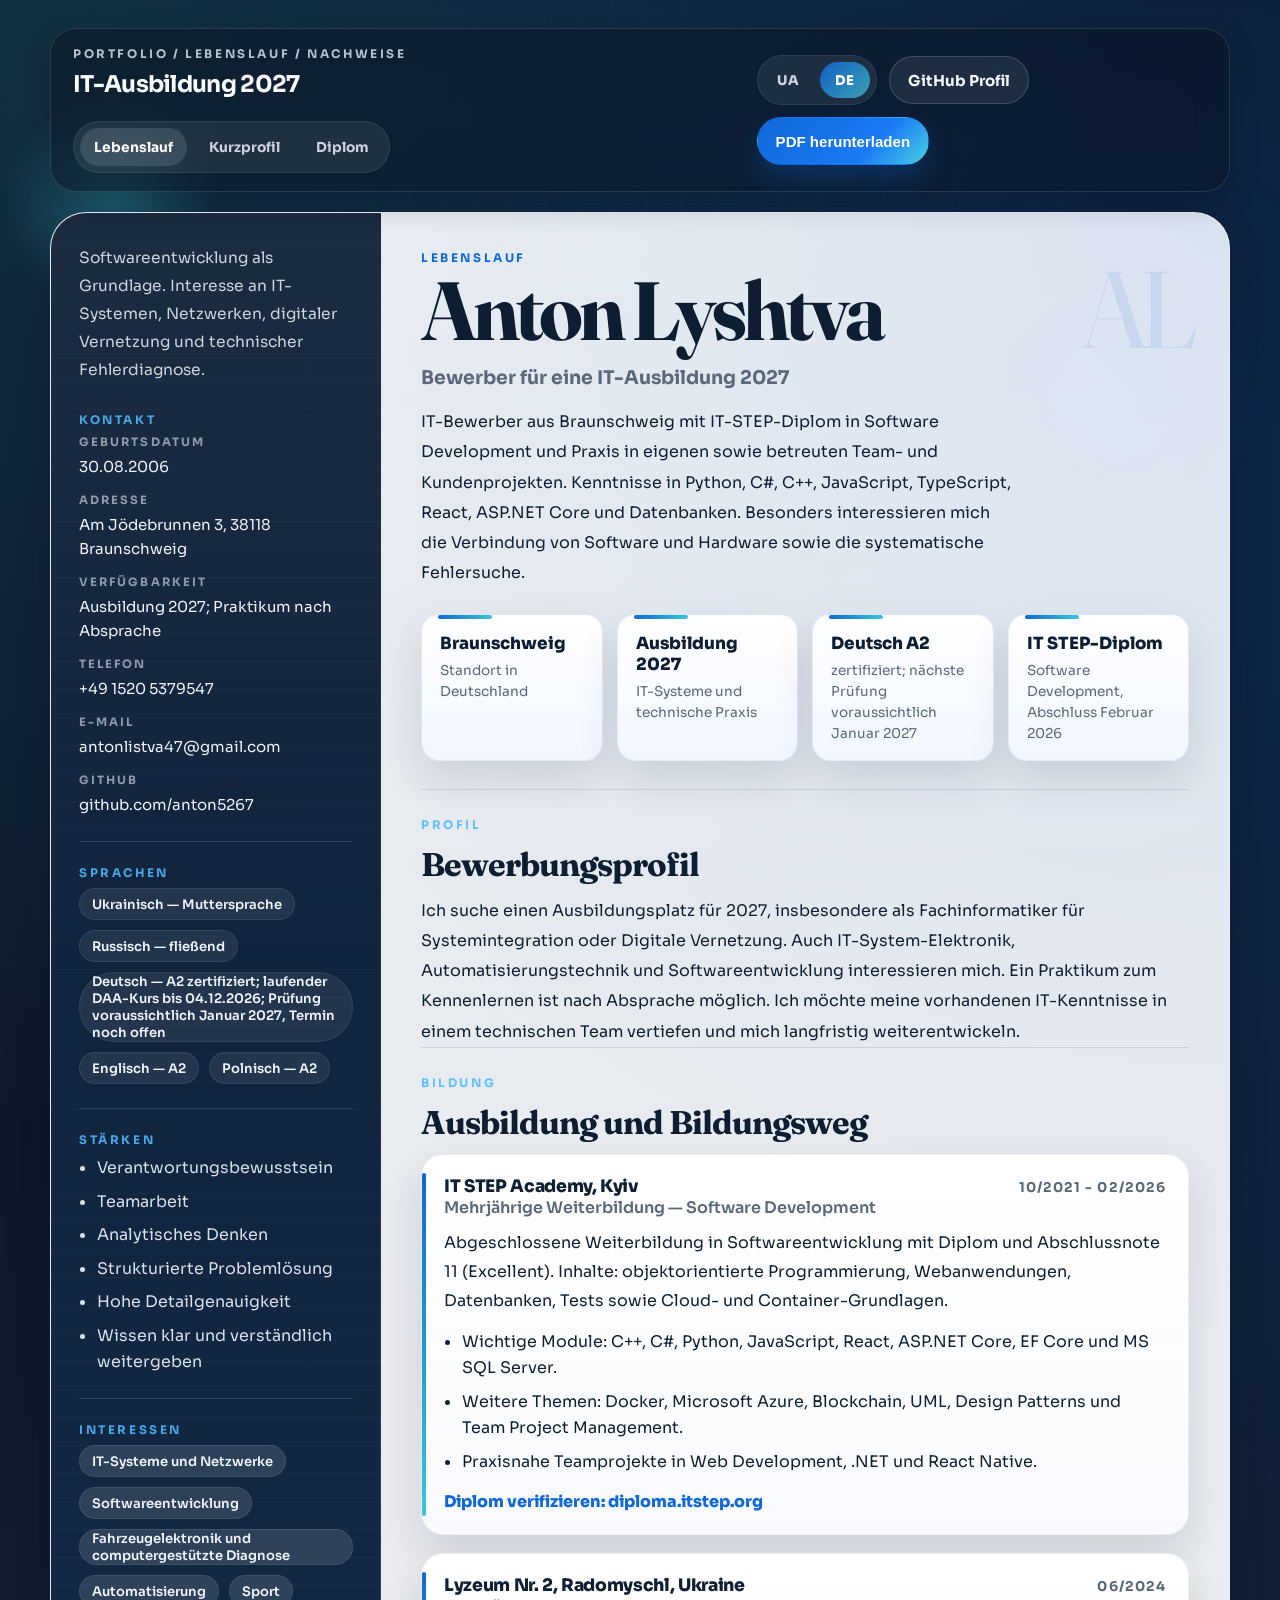
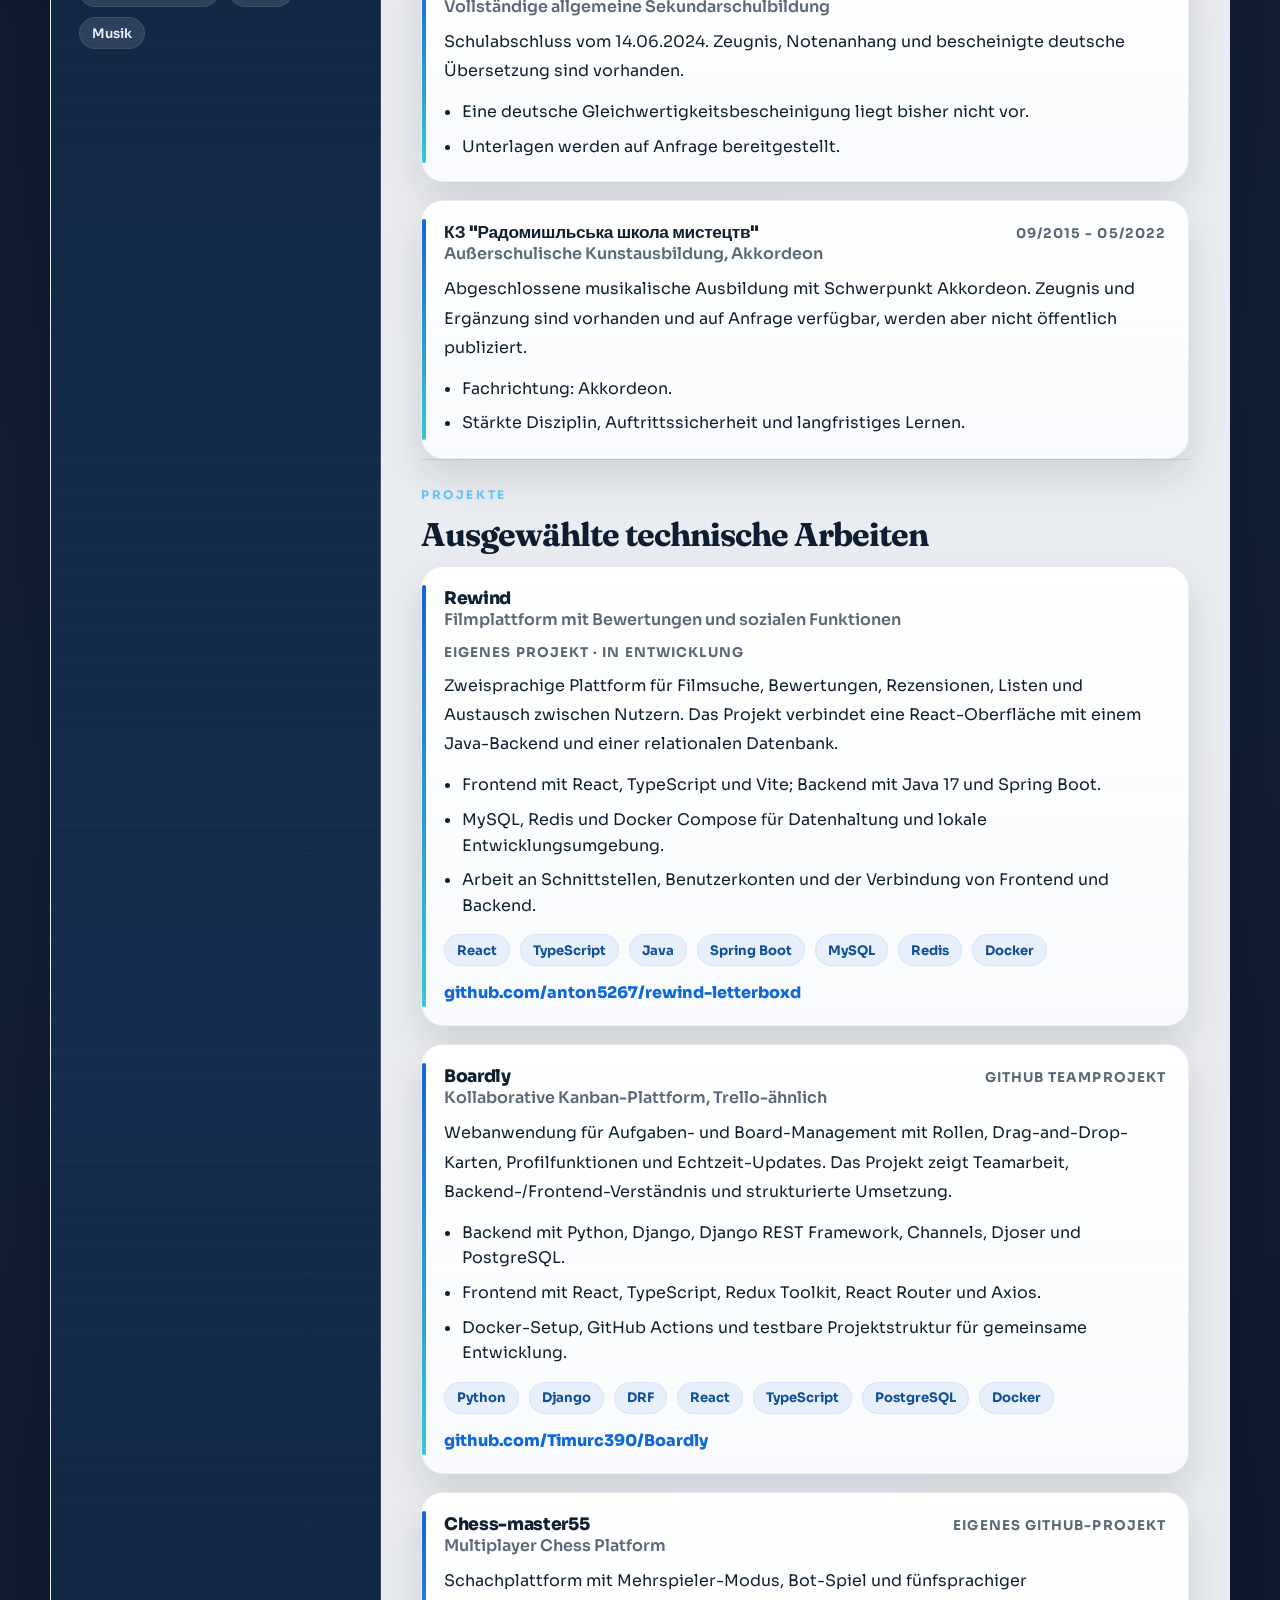
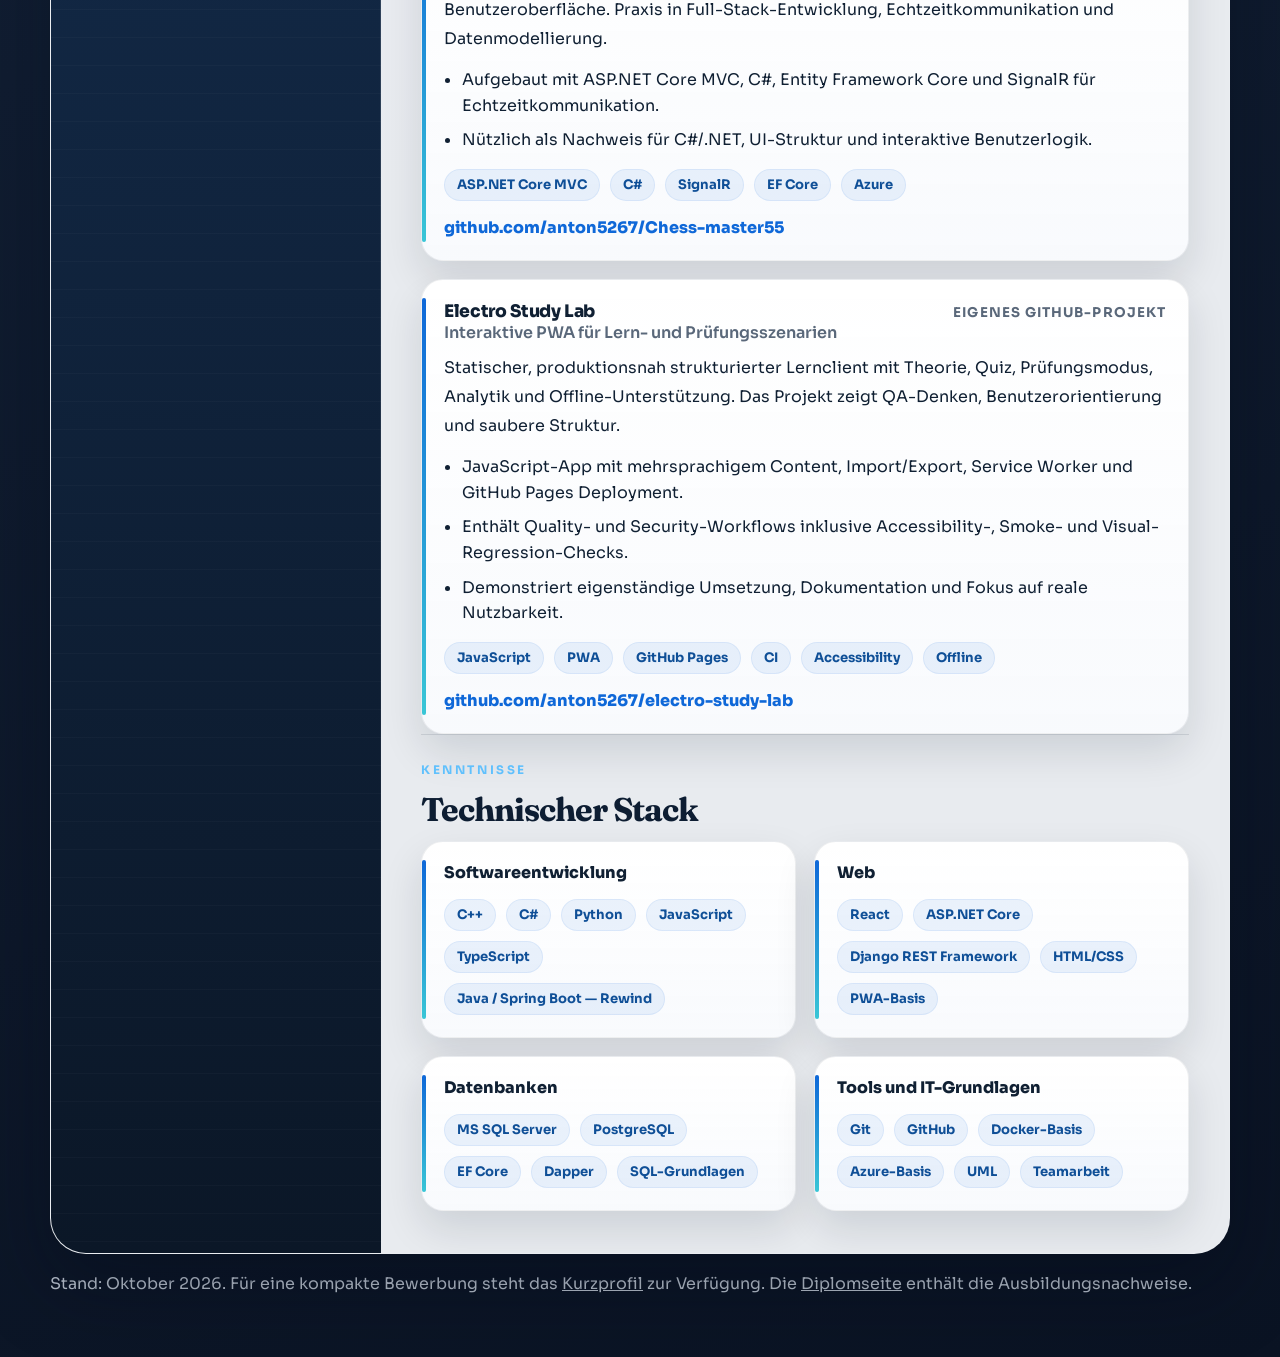
<file: index.html>
<!DOCTYPE html>
<html lang="de">
<head>
  <meta charset="utf-8">
  <meta name="viewport" content="width=device-width, initial-scale=1">
  <title>Anton Lyshtva | IT-Ausbildung 2027</title>
  <meta
    id="metaDescription"
    name="description"
    content="IT-Ausbildung 2027 in Braunschweig: Softwareentwicklung, Systemintegration und technische Systeme. Projekte, Kenntnisse und IT-STEP-Diplom von Anton Lyshtva."
  >
  <meta name="theme-color" content="#0f68d8">
  <link id="canonicalLink" rel="canonical" href="https://anton5267.github.io/resume/">
  <meta property="og:type" content="website">
  <meta property="og:site_name" content="Anton Lyshtva Resume">
  <meta id="ogTitle" property="og:title" content="Anton Lyshtva | IT-Ausbildung 2027">
  <meta
    id="ogDescription"
    property="og:description"
    content="IT-Ausbildung 2027 in Braunschweig: Softwareentwicklung, Systemintegration und technische Systeme. Projekte, Kenntnisse und IT-STEP-Diplom von Anton Lyshtva."
  >
  <meta id="ogUrl" property="og:url" content="https://anton5267.github.io/resume/">
  <meta name="twitter:card" content="summary">
  <meta id="twitterTitle" name="twitter:title" content="Anton Lyshtva | IT-Ausbildung 2027">
  <meta
    id="twitterDescription"
    name="twitter:description"
    content="IT-Ausbildung 2027 in Braunschweig: Softwareentwicklung, Systemintegration und technische Systeme. Projekte, Kenntnisse und IT-STEP-Diplom von Anton Lyshtva."
  >
  <link rel="icon" href="favicon.svg" type="image/svg+xml">
  <link rel="icon" href="favicon.ico" sizes="any">
  <link rel="apple-touch-icon" href="apple-touch-icon.png">
  <link rel="manifest" href="site.webmanifest">
  <link rel="preconnect" href="https://fonts.googleapis.com">
  <link rel="preconnect" href="https://fonts.gstatic.com" crossorigin>
  <link
    href="https://fonts.googleapis.com/css2?family=Fraunces:opsz,wght@9..144,600;9..144,700&family=Sora:wght@400;500;600;700;800&display=swap"
    rel="stylesheet"
  >
  <link rel="stylesheet" href="styles.css">
</head>
<body class="resume-page">
  <div class="site-frame">
    <div class="ambient ambient--one no-print" aria-hidden="true"></div>
    <div class="ambient ambient--two no-print" aria-hidden="true"></div>
    <div class="ambient ambient--grid no-print" aria-hidden="true"></div>

    <header class="toolbar no-print">
      <div class="toolbar__left">
        <div class="toolbar__meta">
          <p class="toolbar__eyebrow" id="toolbarEyebrow">Resume / Website / PDF</p>
          <h1 class="toolbar__title" id="toolbarTitle">IT-Ausbildung | Softwareentwicklung</h1>
        </div>

        <nav class="nav-links" aria-label="Primary">
          <a class="nav-link nav-link--active" id="navResume" href="index.html">Lebenslauf</a>
          <a class="nav-link" id="navShortCv" href="short-cv.html">Kurzprofil</a>
          <a class="nav-link" id="navDiploma" href="diploma.html">Diplom</a>
        </nav>
      </div>

      <div class="toolbar__actions">
        <div class="lang-switch" id="langSwitch" role="group" aria-label="Language switch">
          <button class="lang-switch__button" data-lang="uk" type="button">UA</button>
          <button class="lang-switch__button" data-lang="de" type="button">DE</button>
        </div>

        <a class="button button--ghost" id="profileLink" href="#" target="_blank" rel="noreferrer">
          GitHub Profil
        </a>
        <button class="button button--primary" id="downloadPdf" type="button">
          PDF herunterladen
        </button>
      </div>
    </header>

    <div class="resume-sheet">
      <aside class="sidebar">
        <section class="sidebar-intro">
          <p class="sidebar__role" id="sidebarRole"></p>
        </section>

        <section class="sidebar-section">
          <p class="section-label" id="labelContact">Kontakt</p>
          <dl class="contact-list" id="contacts"></dl>
        </section>

        <section class="sidebar-section">
          <p class="section-label" id="labelLanguages">Sprachen</p>
          <div class="chip-list" id="languages"></div>
        </section>

        <section class="sidebar-section">
          <p class="section-label" id="labelStrengths">Starken</p>
          <ul class="compact-list" id="strengths"></ul>
        </section>

        <section class="sidebar-section">
          <p class="section-label" id="labelInterests">Interessen</p>
          <div class="chip-list chip-list--light" id="interests"></div>
        </section>
      </aside>

      <main class="content">
        <section class="hero-block">
          <div class="hero-block__grid">
            <div class="hero-copy">
              <p class="hero-block__eyebrow" id="eyebrow"></p>
              <h2 class="hero-block__name" id="name"></h2>
              <p class="hero-block__title" id="title"></p>
              <p class="hero-block__summary" id="summary"></p>
            </div>

            <div class="hero-monogram" id="heroMonogram" aria-hidden="true">AL</div>
          </div>

          <div class="meta-band" id="highlights"></div>
        </section>

        <section class="content-section">
          <div class="section-heading">
            <p class="section-label" id="objectiveLabel">Ziel</p>
            <h3 id="objectiveTitle">Bewerbungsprofil</h3>
          </div>
          <p class="lead-copy" id="objective"></p>
        </section>

        <section class="content-section">
          <div class="section-heading">
            <p class="section-label" id="educationLabel">Ausbildung</p>
            <h3 id="educationTitle">Schulischer und fachlicher Hintergrund</h3>
          </div>
          <div class="entry-list" id="education"></div>
        </section>

        <section class="content-section">
          <div class="section-heading">
            <p class="section-label" id="projectsLabel">Projekte</p>
            <h3 id="projectsTitle">Ausgewahlte technische Arbeiten</h3>
          </div>
          <div class="entry-list" id="projects"></div>
        </section>

        <section class="content-section">
          <div class="section-heading">
            <p class="section-label" id="skillsLabel">Kenntnisse</p>
            <h3 id="skillsTitle">Technischer Stack</h3>
          </div>
          <div class="skills-grid" id="skills"></div>
        </section>
      </main>
    </div>

    <footer class="footer-note no-print" id="footerNote">
      <p id="footerNoteText">Stand: Oktober 2026. Projekte und Bildungsnachweise sind über die Navigation erreichbar.</p>
    </footer>
  </div>

  <script src="resume-data.js"></script>
  <script src="script.js"></script>
</body>
</html>
</file>
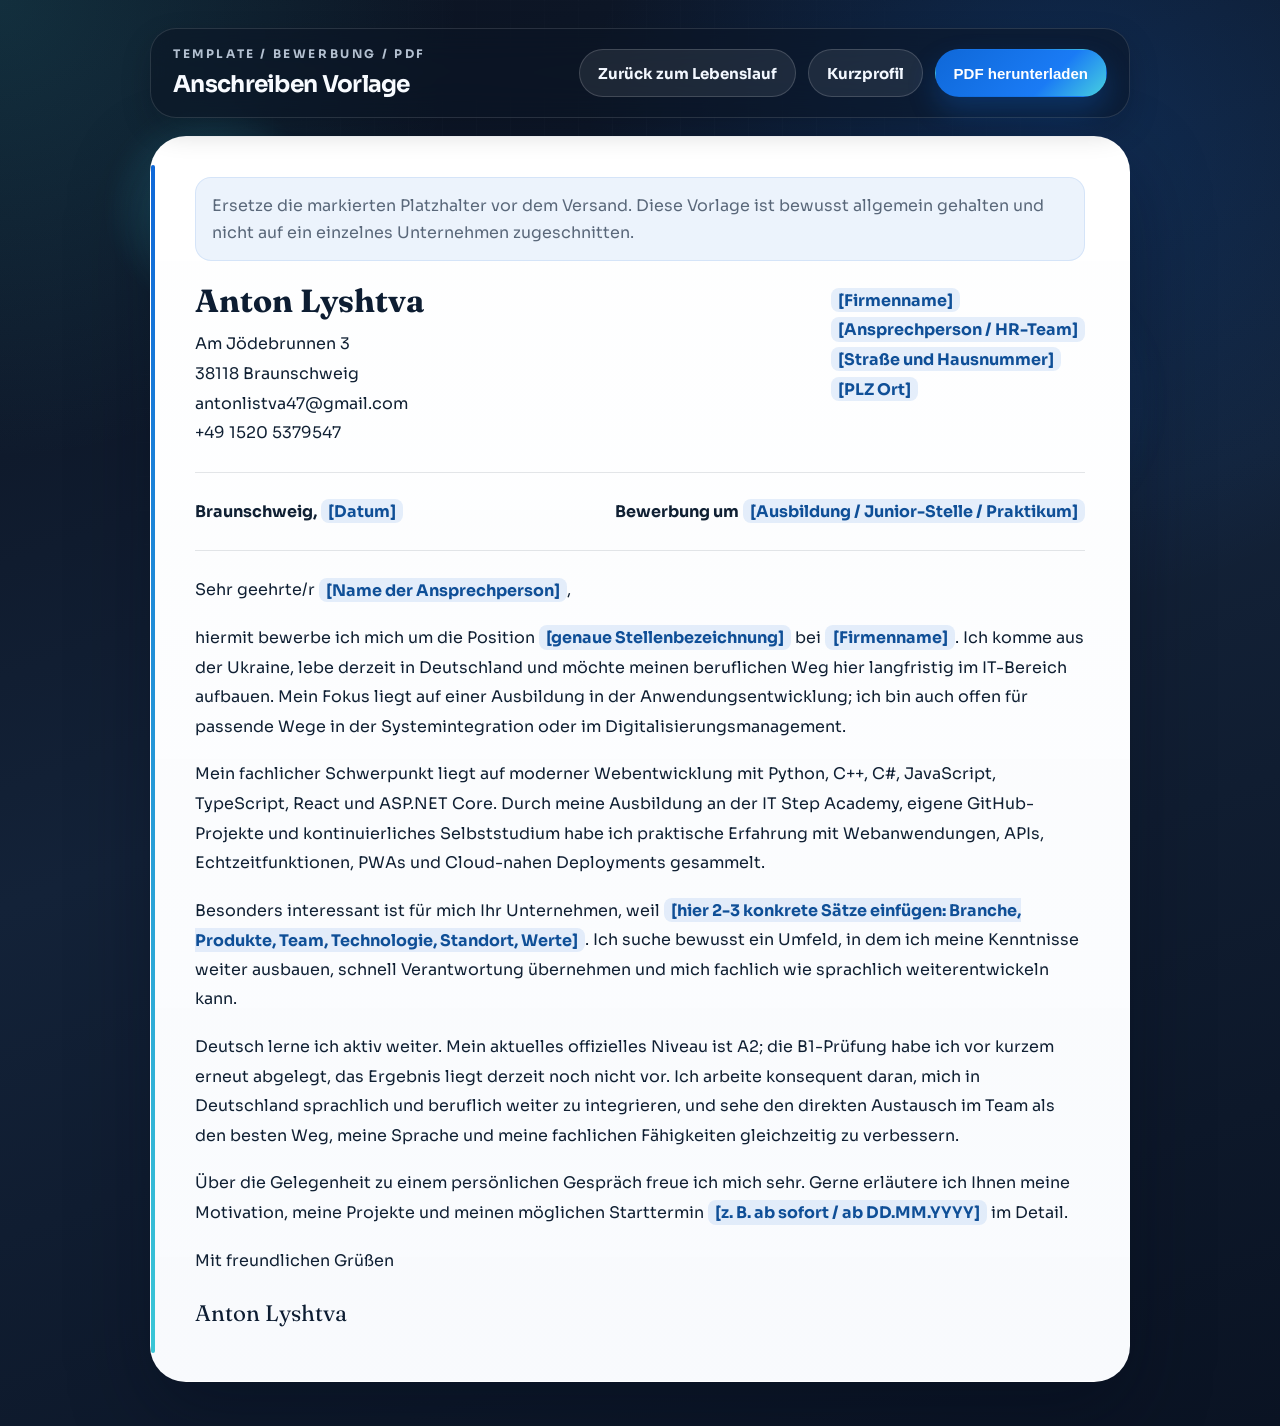
<file: anschreiben-template.html>
<!DOCTYPE html>
<html lang="de">
<head>
  <meta charset="utf-8">
  <meta name="viewport" content="width=device-width, initial-scale=1">
  <title>Anton Lyshtva | Anschreiben Vorlage</title>
  <meta
    name="description"
    content="Wiederverwendbare deutsche Anschreiben-Vorlage für Bewerbungen von Anton Lyshtva."
  >
  <meta name="theme-color" content="#0f68d8">
  <link rel="canonical" href="https://anton5267.github.io/resume/anschreiben-template.html">
  <meta property="og:type" content="website">
  <meta property="og:site_name" content="Anton Lyshtva Resume">
  <meta property="og:title" content="Anton Lyshtva | Anschreiben Vorlage">
  <meta
    property="og:description"
    content="Wiederverwendbare deutsche Anschreiben-Vorlage für Bewerbungen von Anton Lyshtva."
  >
  <meta
    property="og:url"
    content="https://anton5267.github.io/resume/anschreiben-template.html"
  >
  <meta
    property="og:image"
    content="https://anton5267.github.io/resume/assets/social-preview.png"
  >
  <meta name="twitter:card" content="summary_large_image">
  <meta name="twitter:title" content="Anton Lyshtva | Anschreiben Vorlage">
  <meta
    name="twitter:description"
    content="Wiederverwendbare deutsche Anschreiben-Vorlage für Bewerbungen von Anton Lyshtva."
  >
  <meta
    name="twitter:image"
    content="https://anton5267.github.io/resume/assets/social-preview.png"
  >
  <link rel="icon" href="favicon.svg" type="image/svg+xml">
  <link rel="icon" href="favicon.ico" sizes="any">
  <link rel="apple-touch-icon" href="apple-touch-icon.png">
  <link rel="manifest" href="site.webmanifest">
  <link rel="preconnect" href="https://fonts.googleapis.com">
  <link rel="preconnect" href="https://fonts.gstatic.com" crossorigin>
  <link
    href="https://fonts.googleapis.com/css2?family=Fraunces:opsz,wght@9..144,600;9..144,700&family=Sora:wght@400;500;600;700;800&display=swap"
    rel="stylesheet"
  >
  <link rel="stylesheet" href="styles.css">
</head>
<body class="letter-page">
  <div class="site-frame">
    <div class="ambient ambient--one no-print" aria-hidden="true"></div>
    <div class="ambient ambient--two no-print" aria-hidden="true"></div>
    <div class="ambient ambient--grid no-print" aria-hidden="true"></div>

    <header class="toolbar no-print letter-toolbar">
      <div class="toolbar__left">
        <div class="toolbar__meta">
          <p class="toolbar__eyebrow">Template / Bewerbung / PDF</p>
          <h1 class="toolbar__title">Anschreiben Vorlage</h1>
        </div>
      </div>

      <div class="toolbar__actions">
        <a class="button button--ghost" href="index.html">Zurück zum Lebenslauf</a>
        <a class="button button--ghost" href="short-cv.html">Kurzprofil</a>
        <button class="button button--primary" id="downloadPdf" type="button">PDF herunterladen</button>
      </div>
    </header>

    <main class="letter-sheet">
      <section class="letter-note no-print">
        <p>Ersetze die markierten Platzhalter vor dem Versand. Diese Vorlage ist bewusst allgemein gehalten und nicht auf ein einzelnes Unternehmen zugeschnitten.</p>
      </section>

      <section class="letter-header">
        <div class="letter-sender">
          <h2>Anton Lyshtva</h2>
          <p>Am Jödebrunnen 3</p>
          <p>38118 Braunschweig</p>
          <p>antonlistva47@gmail.com</p>
          <p>+49 1520 5379547</p>
        </div>

        <div class="letter-recipient">
          <p><span class="placeholder">[Firmenname]</span></p>
          <p><span class="placeholder">[Ansprechperson / HR-Team]</span></p>
          <p><span class="placeholder">[Straße und Hausnummer]</span></p>
          <p><span class="placeholder">[PLZ Ort]</span></p>
        </div>
      </section>

      <section class="letter-meta-row">
        <p><strong>Braunschweig,</strong> <span class="placeholder">[Datum]</span></p>
        <p><strong>Bewerbung um</strong> <span class="placeholder">[Ausbildung / Junior-Stelle / Praktikum]</span></p>
      </section>

      <section class="letter-body">
        <p>Sehr geehrte/r <span class="placeholder">[Name der Ansprechperson]</span>,</p>

        <p>
          hiermit bewerbe ich mich um die Position <span class="placeholder">[genaue Stellenbezeichnung]</span>
          bei <span class="placeholder">[Firmenname]</span>. Ich komme aus der Ukraine, lebe derzeit in
          Deutschland und möchte meinen beruflichen Weg hier langfristig im IT-Bereich aufbauen.
          Mein Fokus liegt auf einer Ausbildung in der Anwendungsentwicklung; ich bin auch offen
          für passende Wege in der Systemintegration oder im Digitalisierungsmanagement.
        </p>

        <p>
          Mein fachlicher Schwerpunkt liegt auf moderner Webentwicklung mit Python, C++, C#,
          JavaScript, TypeScript, React und ASP.NET Core. Durch meine Ausbildung an der IT Step
          Academy, eigene GitHub-Projekte und kontinuierliches Selbststudium habe ich praktische
          Erfahrung mit Webanwendungen, APIs, Echtzeitfunktionen, PWAs und Cloud-nahen Deployments
          gesammelt.
        </p>

        <p>
          Besonders interessant ist für mich Ihr Unternehmen, weil
          <span class="placeholder">[hier 2-3 konkrete Sätze einfügen: Branche, Produkte, Team, Technologie, Standort, Werte]</span>.
          Ich suche bewusst ein Umfeld, in dem ich meine Kenntnisse weiter ausbauen, schnell
          Verantwortung übernehmen und mich fachlich wie sprachlich weiterentwickeln kann.
        </p>

        <p>
          Deutsch lerne ich aktiv weiter. Mein aktuelles offizielles Niveau ist A2; die
          B1-Prüfung habe ich vor kurzem erneut abgelegt, das Ergebnis liegt derzeit noch nicht
          vor. Ich arbeite konsequent daran, mich in Deutschland sprachlich und beruflich weiter
          zu integrieren, und sehe den direkten Austausch im Team als den besten Weg, meine
          Sprache und meine fachlichen Fähigkeiten gleichzeitig zu verbessern.
        </p>

        <p>
          Über die Gelegenheit zu einem persönlichen Gespräch freue ich mich sehr. Gerne erläutere
          ich Ihnen meine Motivation, meine Projekte und meinen möglichen Starttermin
          <span class="placeholder">[z. B. ab sofort / ab DD.MM.YYYY]</span> im Detail.
        </p>

        <p>Mit freundlichen Grüßen</p>
        <p class="letter-signature">Anton Lyshtva</p>
      </section>
    </main>
  </div>

  <script>
    document.getElementById("downloadPdf")?.addEventListener("click", () => window.print());
  </script>
</body>
</html>
</file>
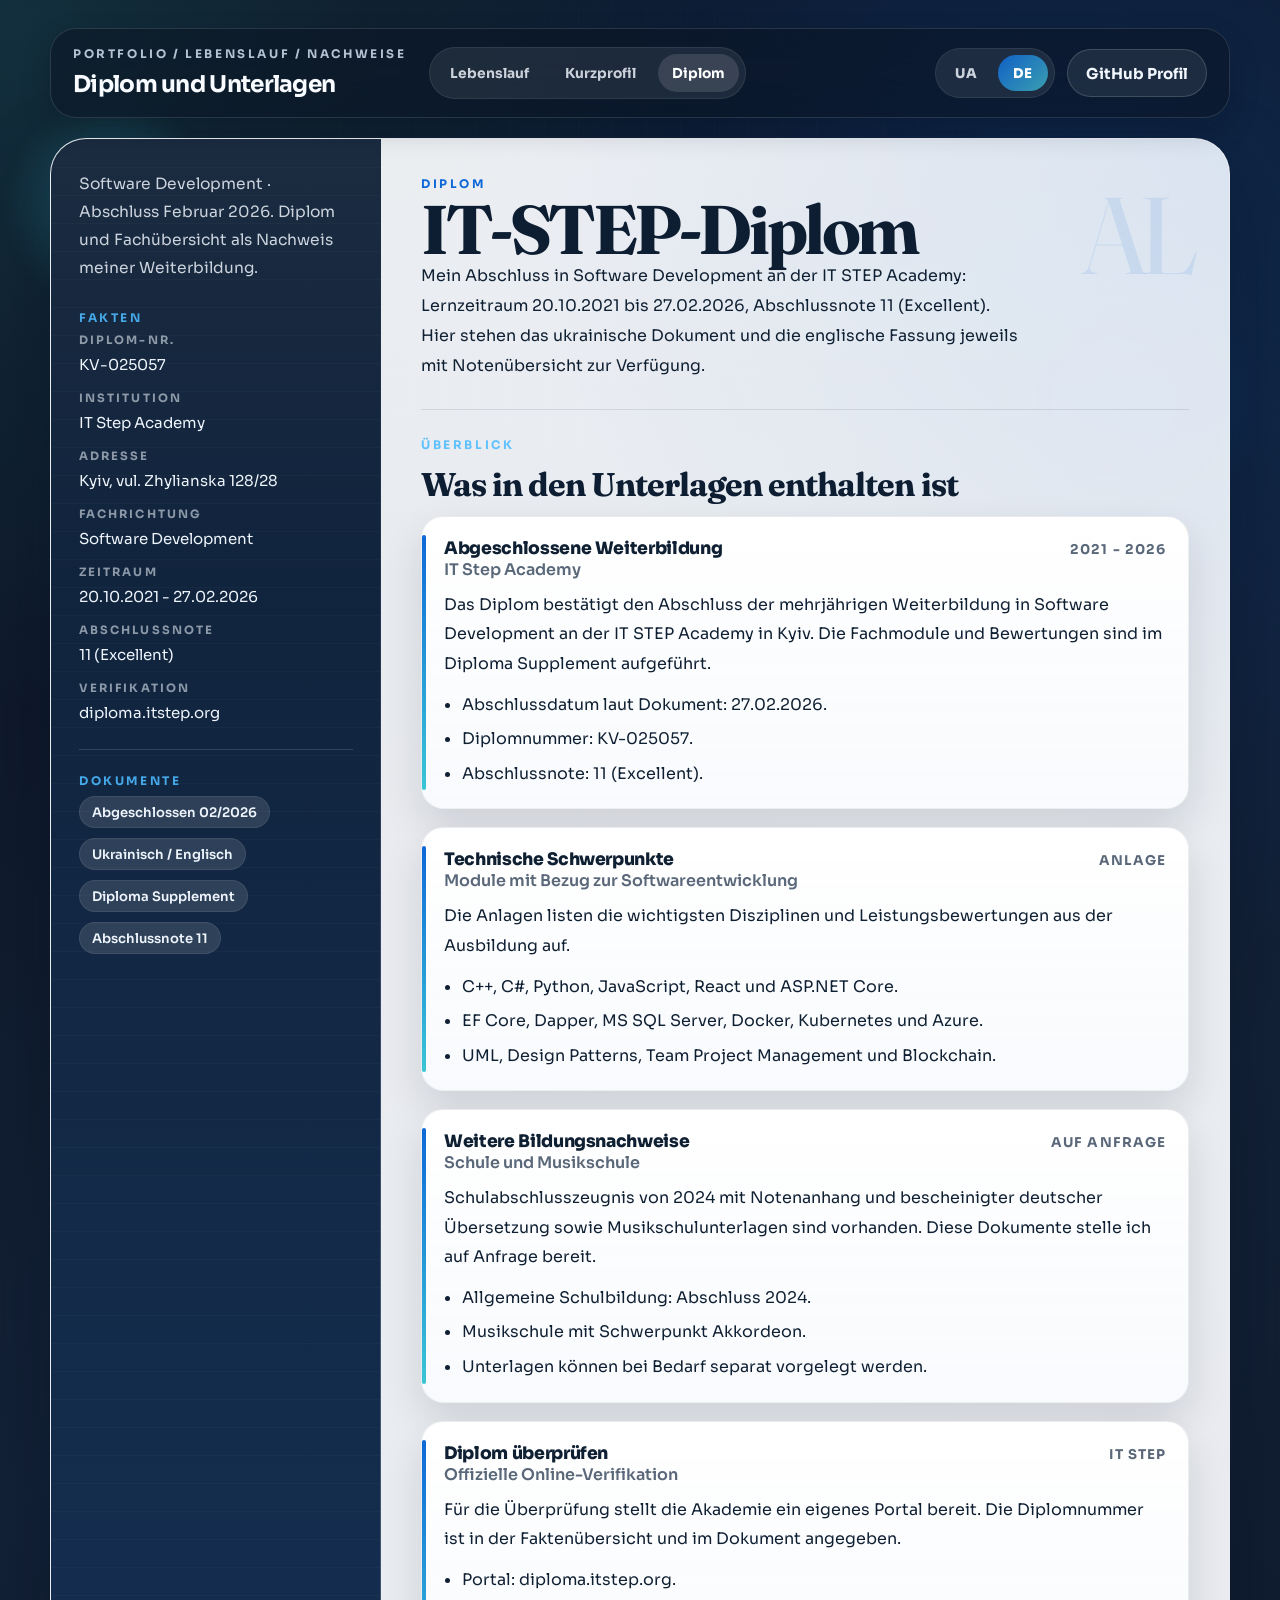
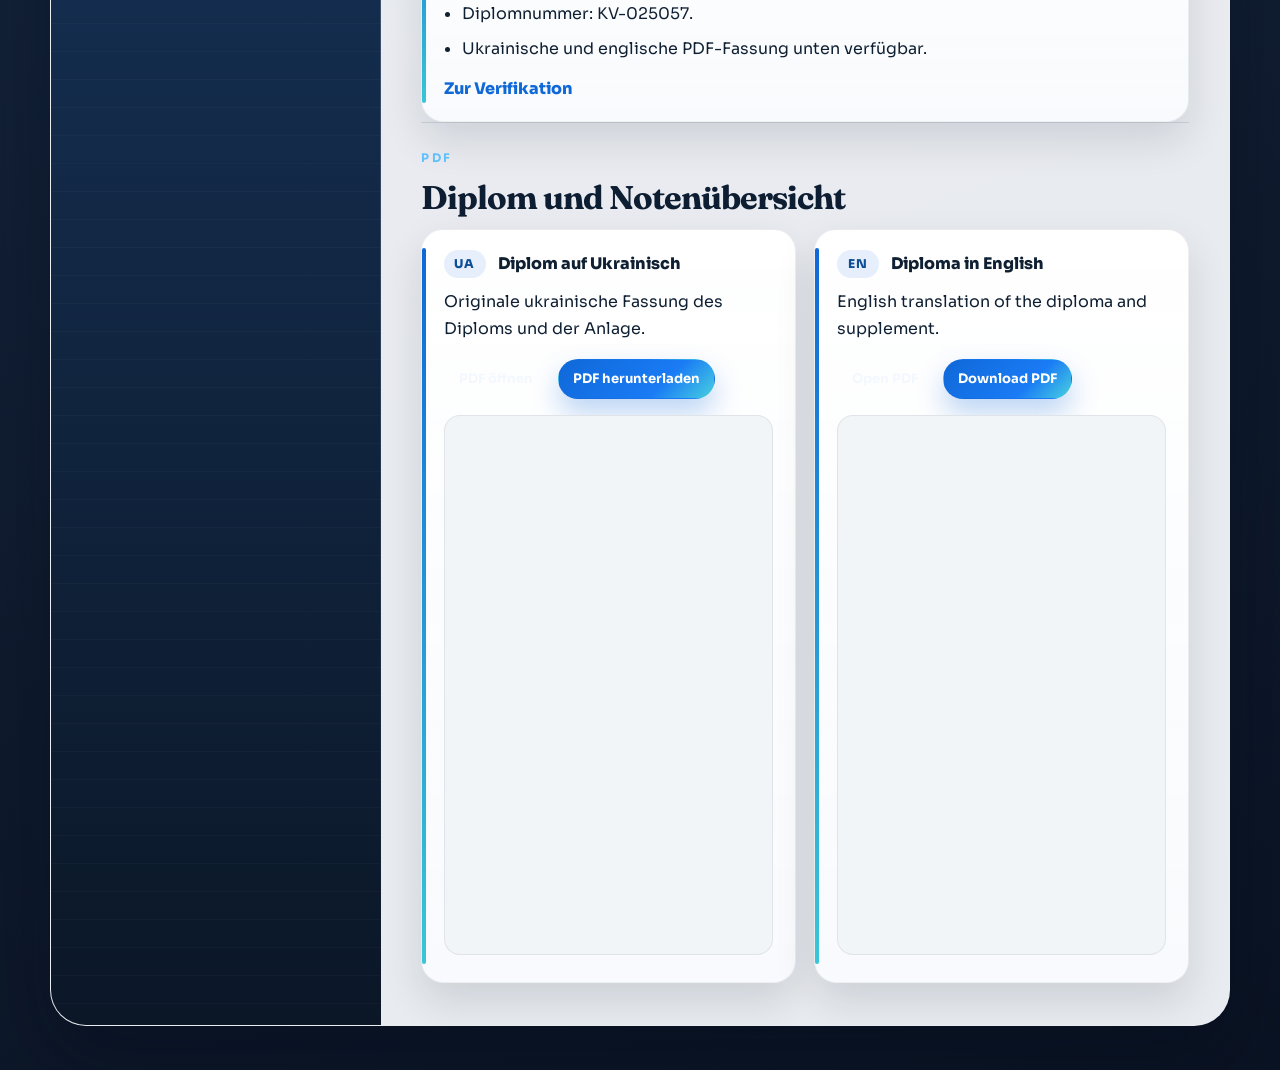
<file: diploma.html>
<!DOCTYPE html>
<html lang="de">
<head>
  <meta charset="utf-8">
  <meta name="viewport" content="width=device-width, initial-scale=1">
  <title>Anton Lyshtva | IT-STEP-Diplom</title>
  <meta
    id="metaDescription"
    name="description"
    content="IT-STEP-Diplom Software Development, abgeschlossen im Februar 2026: Zeitraum, Fachmodule, Bewertungen und PDF-Dokumente von Anton Lyshtva."
  >
  <meta name="theme-color" content="#0f68d8">
  <link id="canonicalLink" rel="canonical" href="https://anton5267.github.io/resume/diploma.html">
  <meta property="og:type" content="website">
  <meta property="og:site_name" content="Anton Lyshtva Resume">
  <meta id="ogTitle" property="og:title" content="Anton Lyshtva | IT-STEP-Diplom">
  <meta
    id="ogDescription"
    property="og:description"
    content="IT-STEP-Diplom Software Development, abgeschlossen im Februar 2026: Zeitraum, Fachmodule, Bewertungen und PDF-Dokumente von Anton Lyshtva."
  >
  <meta id="ogUrl" property="og:url" content="https://anton5267.github.io/resume/diploma.html">
  <meta name="twitter:card" content="summary">
  <meta id="twitterTitle" name="twitter:title" content="Anton Lyshtva | IT-STEP-Diplom">
  <meta
    id="twitterDescription"
    name="twitter:description"
    content="IT-STEP-Diplom Software Development, abgeschlossen im Februar 2026: Zeitraum, Fachmodule, Bewertungen und PDF-Dokumente von Anton Lyshtva."
  >
  <link rel="icon" href="favicon.svg" type="image/svg+xml">
  <link rel="icon" href="favicon.ico" sizes="any">
  <link rel="apple-touch-icon" href="apple-touch-icon.png">
  <link rel="manifest" href="site.webmanifest">
  <link rel="preconnect" href="https://fonts.googleapis.com">
  <link rel="preconnect" href="https://fonts.gstatic.com" crossorigin>
  <link
    href="https://fonts.googleapis.com/css2?family=Fraunces:opsz,wght@9..144,600;9..144,700&family=Sora:wght@400;500;600;700;800&display=swap"
    rel="stylesheet"
  >
  <link rel="stylesheet" href="styles.css">
</head>
<body>
  <div class="site-frame">
    <div class="ambient ambient--one no-print" aria-hidden="true"></div>
    <div class="ambient ambient--two no-print" aria-hidden="true"></div>
    <div class="ambient ambient--grid no-print" aria-hidden="true"></div>

    <header class="toolbar no-print">
      <div class="toolbar__left">
        <div class="toolbar__meta">
          <p class="toolbar__eyebrow" id="toolbarEyebrow">Resume / Website / PDF</p>
          <h1 class="toolbar__title" id="toolbarTitle">Diploma & Documents</h1>
        </div>

        <nav class="nav-links" aria-label="Primary">
          <a class="nav-link" id="navResume" href="index.html">Lebenslauf</a>
          <a class="nav-link" id="navShortCv" href="short-cv.html">Kurzprofil</a>
          <a class="nav-link nav-link--active" id="navDiploma" href="diploma.html">Diplom</a>
        </nav>
      </div>

      <div class="toolbar__actions">
        <div class="lang-switch" id="langSwitch" role="group" aria-label="Language switch">
          <button class="lang-switch__button" data-lang="uk" type="button">UA</button>
          <button class="lang-switch__button" data-lang="de" type="button">DE</button>
        </div>

        <a class="button button--ghost" id="profileLink" href="#" target="_blank" rel="noreferrer">
          GitHub Profil
        </a>
      </div>
    </header>

    <div class="resume-sheet diploma-layout">
      <aside class="sidebar">
        <section class="sidebar-intro">
          <p class="sidebar__role" id="diplomaSidebarRole"></p>
        </section>

        <section class="sidebar-section">
          <p class="section-label" id="diplomaFactsLabel">Fakten</p>
          <dl class="contact-list" id="diplomaFacts"></dl>
        </section>

        <section class="sidebar-section">
          <p class="section-label" id="diplomaDocsLabel">Dokumente</p>
          <div class="chip-list chip-list--light" id="diplomaDocChips"></div>
        </section>
      </aside>

      <main class="content">
        <section class="hero-block hero-block--compact">
          <div class="hero-block__grid">
            <div class="hero-copy">
              <p class="hero-block__eyebrow" id="diplomaEyebrow">Diplom</p>
              <h2 class="hero-block__name hero-block__name--small" id="diplomaTitle">Diplom und Anlagen</h2>
              <p class="hero-block__summary" id="diplomaSummary"></p>
            </div>

            <div class="hero-monogram" id="heroMonogram" aria-hidden="true">AL</div>
          </div>
        </section>

        <section class="content-section">
          <div class="section-heading">
            <p class="section-label" id="diplomaOverviewLabel">Uberblick</p>
            <h3 id="diplomaOverviewTitle">Worum es in den Unterlagen geht</h3>
          </div>
          <div class="entry-list" id="diplomaOverviewCards"></div>
        </section>

        <section class="content-section">
          <div class="section-heading">
            <p class="section-label" id="diplomaDocumentsLabel">PDF</p>
            <h3 id="diplomaDocumentsTitle">Originaldokumente</h3>
          </div>
          <div class="document-grid" id="diplomaDocuments"></div>
        </section>
      </main>
    </div>
  </div>

  <script src="resume-data.js"></script>
  <script src="diploma.js"></script>
</body>
</html>
</file>
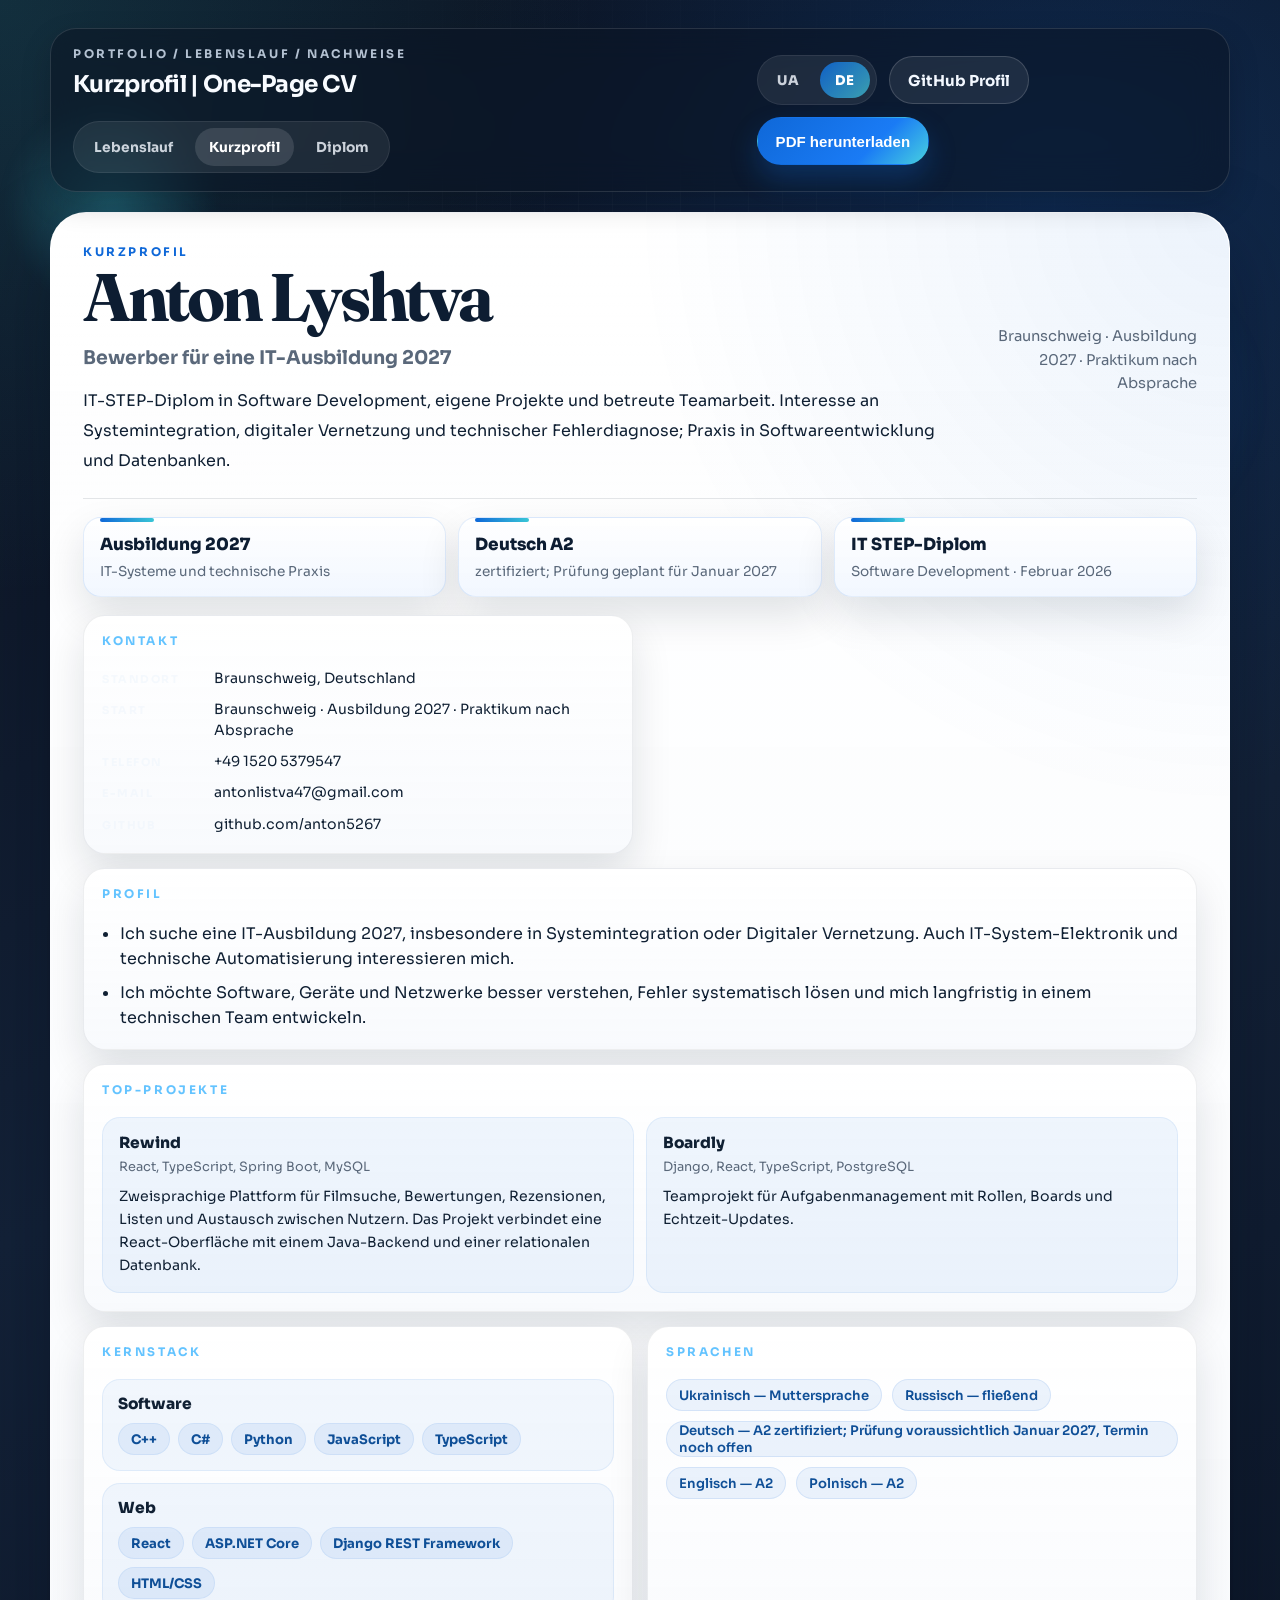
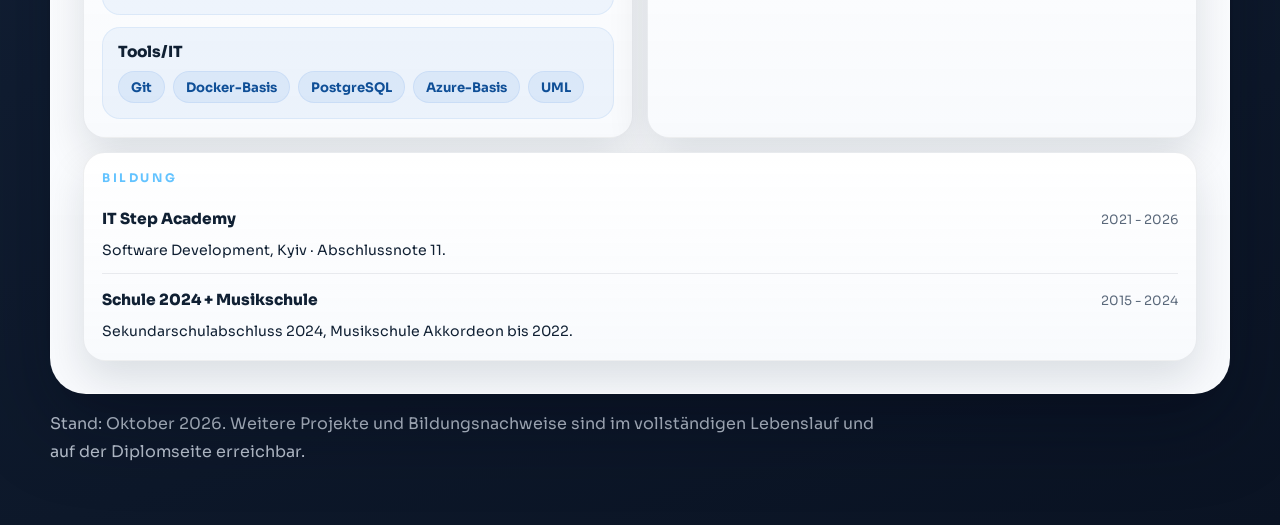
<file: short-cv.html>
<!DOCTYPE html>
<html lang="de">
<head>
  <meta charset="utf-8">
  <meta name="viewport" content="width=device-width, initial-scale=1">
  <title>Anton Lyshtva | Kurzprofil 2027</title>
  <meta
    id="metaDescription"
    name="description"
    content="Kurzprofil für IT-Ausbildung 2027: Kenntnisse, Projekte, Bildung und Sprachstand von Anton Lyshtva."
  >
  <meta name="theme-color" content="#0f68d8">
  <link id="canonicalLink" rel="canonical" href="https://anton5267.github.io/resume/short-cv.html">
  <meta property="og:type" content="website">
  <meta property="og:site_name" content="Anton Lyshtva Resume">
  <meta id="ogTitle" property="og:title" content="Anton Lyshtva | Kurzprofil 2027">
  <meta
    id="ogDescription"
    property="og:description"
    content="Kurzprofil für IT-Ausbildung 2027: Kenntnisse, Projekte, Bildung und Sprachstand von Anton Lyshtva."
  >
  <meta id="ogUrl" property="og:url" content="https://anton5267.github.io/resume/short-cv.html">
  <meta name="twitter:card" content="summary">
  <meta id="twitterTitle" name="twitter:title" content="Anton Lyshtva | Kurzprofil 2027">
  <meta
    id="twitterDescription"
    name="twitter:description"
    content="Kurzprofil für IT-Ausbildung 2027: Kenntnisse, Projekte, Bildung und Sprachstand von Anton Lyshtva."
  >
  <link rel="icon" href="favicon.svg" type="image/svg+xml">
  <link rel="icon" href="favicon.ico" sizes="any">
  <link rel="apple-touch-icon" href="apple-touch-icon.png">
  <link rel="manifest" href="site.webmanifest">
  <link rel="preconnect" href="https://fonts.googleapis.com">
  <link rel="preconnect" href="https://fonts.gstatic.com" crossorigin>
  <link
    href="https://fonts.googleapis.com/css2?family=Fraunces:opsz,wght@9..144,600;9..144,700&family=Sora:wght@400;500;600;700;800&display=swap"
    rel="stylesheet"
  >
  <link rel="stylesheet" href="styles.css">
</head>
<body class="short-cv-page">
  <div class="site-frame">
    <div class="ambient ambient--one no-print" aria-hidden="true"></div>
    <div class="ambient ambient--two no-print" aria-hidden="true"></div>
    <div class="ambient ambient--grid no-print" aria-hidden="true"></div>

    <header class="toolbar no-print">
      <div class="toolbar__left">
        <div class="toolbar__meta">
          <p class="toolbar__eyebrow" id="toolbarEyebrow">Resume / Website / PDF</p>
          <h1 class="toolbar__title" id="toolbarTitle">Kurzprofil | One-Page CV</h1>
        </div>

        <nav class="nav-links" aria-label="Primary">
          <a class="nav-link" id="navResume" href="index.html">Lebenslauf</a>
          <a class="nav-link nav-link--active" id="navShortCv" href="short-cv.html">Kurzprofil</a>
          <a class="nav-link" id="navDiploma" href="diploma.html">Diplom</a>
        </nav>
      </div>

      <div class="toolbar__actions">
        <div class="lang-switch" role="group" aria-label="Language switch">
          <button class="lang-switch__button" data-lang="uk" type="button">UA</button>
          <button class="lang-switch__button" data-lang="de" type="button">DE</button>
        </div>

        <a class="button button--ghost" id="profileLink" href="#" target="_blank" rel="noreferrer">
          GitHub Profil
        </a>
        <button class="button button--primary" id="downloadPdf" type="button">
          PDF herunterladen
        </button>
      </div>
    </header>

    <main class="short-sheet">
      <section class="short-hero">
        <div class="short-hero__copy">
          <p class="hero-block__eyebrow" id="shortEyebrow">Kurzprofil</p>
          <h2 class="hero-block__name hero-block__name--small" id="shortName">Anton Lyshtva</h2>
          <p class="hero-block__title" id="shortTitle"></p>
          <p class="hero-block__summary" id="shortSummary"></p>
        </div>

        <div class="short-hero__aside">
          <p class="short-availability" id="shortAvailability"></p>
        </div>
      </section>

      <section class="short-highlights" id="shortHighlights"></section>

      <section class="short-grid">
        <article class="short-card">
          <div class="section-heading section-heading--compact">
            <p class="section-label" id="shortContactsLabel">Kontakt</p>
          </div>
          <dl class="contact-list contact-list--compact" id="shortContacts"></dl>
        </article>

        <article class="short-card short-card--span-2">
          <div class="section-heading section-heading--compact">
            <p class="section-label" id="shortProfileLabel">Profil</p>
          </div>
          <ul class="compact-list compact-list--dark" id="shortProfilePoints"></ul>
        </article>

        <article class="short-card short-card--span-2">
          <div class="section-heading section-heading--compact">
            <p class="section-label" id="shortProjectsLabel">Top-Projekte</p>
          </div>
          <div class="short-stack-list" id="shortProjects"></div>
        </article>

        <article class="short-card">
          <div class="section-heading section-heading--compact">
            <p class="section-label" id="shortSkillsLabel">Kernstack</p>
          </div>
          <div class="short-tags-grid" id="shortSkills"></div>
        </article>

        <article class="short-card">
          <div class="section-heading section-heading--compact">
            <p class="section-label" id="shortLanguagesLabel">Sprachen</p>
          </div>
          <div class="chip-list chip-list--dark" id="shortLanguages"></div>
        </article>

        <article class="short-card short-card--span-2">
          <div class="section-heading section-heading--compact">
            <p class="section-label" id="shortEducationLabel">Bildung</p>
          </div>
          <div class="short-timeline" id="shortEducation"></div>
        </article>
      </section>

      <p class="short-print-summary" id="shortPrintEducation"></p>
    </main>

    <footer class="footer-note no-print footer-note--short" id="shortFooterNote">
      <p id="shortFooterNoteText">
        Vollstandiger Lebenslauf, Diplomseite und Anschreiben-Vorlage sind uber die Navigation erreichbar.
      </p>
    </footer>
  </div>

  <script src="resume-data.js"></script>
  <script src="short-cv.js"></script>
</body>
</html>
</file>
<file: styles.css>
:root {
  --page-bg: #0b1220;
  --page-bg-2: #132238;
  --sheet: rgba(247, 249, 252, 0.94);
  --sheet-strong: #ffffff;
  --sidebar: linear-gradient(180deg, #0f2036 0%, #142d4e 58%, #0b1727 100%);
  --sidebar-ink: #eef4fb;
  --ink: #102033;
  --muted: #5a687a;
  --line: rgba(16, 32, 51, 0.11);
  --accent: #0f68d8;
  --accent-2: #39c6d6;
  --accent-soft: rgba(15, 104, 216, 0.09);
  --accent-strong: rgba(15, 104, 216, 0.18);
  --sidebar-line: rgba(238, 244, 251, 0.14);
  --shadow: 0 30px 80px rgba(2, 10, 24, 0.34);
  --shadow-soft: 0 18px 40px rgba(12, 23, 40, 0.12);
  --radius-xl: 36px;
  --radius-lg: 22px;
  --radius-md: 16px;
  --radius-sm: 12px;
  --font-body: "Sora", "Segoe UI", sans-serif;
  --font-display: "Fraunces", Georgia, serif;
}

*,
*::before,
*::after {
  box-sizing: border-box;
}

html {
  scroll-behavior: smooth;
  overflow-x: hidden;
}

body {
  margin: 0;
  min-height: 100vh;
  overflow-x: hidden;
  font-family: var(--font-body);
  color: var(--ink);
  background:
    radial-gradient(circle at top left, rgba(57, 198, 214, 0.16), transparent 24%),
    radial-gradient(circle at 82% 10%, rgba(15, 104, 216, 0.22), transparent 28%),
    linear-gradient(160deg, var(--page-bg), var(--page-bg-2) 48%, #0a1323 100%);
}

body::before {
  content: "";
  position: fixed;
  inset: 0;
  pointer-events: none;
  background:
    linear-gradient(rgba(255, 255, 255, 0.04) 1px, transparent 1px),
    linear-gradient(90deg, rgba(255, 255, 255, 0.04) 1px, transparent 1px);
  background-size: 34px 34px;
  mask-image: radial-gradient(circle at center, black, transparent 76%);
}

a {
  color: inherit;
}

.site-frame {
  position: relative;
  width: min(1180px, calc(100% - 28px));
  margin: 0 auto;
  padding: 28px 0 44px;
}

.ambient {
  position: absolute;
  pointer-events: none;
  filter: blur(8px);
}

.ambient--one {
  top: 96px;
  left: -48px;
  width: 220px;
  height: 220px;
  border-radius: 50%;
  background: radial-gradient(circle, rgba(57, 198, 214, 0.34), transparent 68%);
}

.ambient--two {
  top: 250px;
  right: -34px;
  width: 300px;
  height: 300px;
  border-radius: 50%;
  background: radial-gradient(circle, rgba(15, 104, 216, 0.26), transparent 70%);
}

.ambient--grid {
  top: 140px;
  right: 120px;
  width: 180px;
  height: 180px;
  border-radius: 24px;
  border: 1px solid rgba(255, 255, 255, 0.08);
  background:
    linear-gradient(rgba(255, 255, 255, 0.07) 1px, transparent 1px),
    linear-gradient(90deg, rgba(255, 255, 255, 0.07) 1px, transparent 1px);
  background-size: 16px 16px;
  opacity: 0.45;
  transform: rotate(10deg);
}

.toolbar {
  position: sticky;
  top: 12px;
  z-index: 5;
  display: flex;
  align-items: center;
  justify-content: space-between;
  gap: 20px;
  margin-bottom: 20px;
  padding: 18px 22px;
  border: 1px solid rgba(255, 255, 255, 0.12);
  border-radius: 26px;
  background: rgba(10, 20, 35, 0.52);
  box-shadow: 0 12px 30px rgba(4, 8, 18, 0.2);
  backdrop-filter: blur(18px);
}

.toolbar__left {
  display: flex;
  align-items: center;
  gap: 22px;
  flex-wrap: wrap;
}

.toolbar__meta {
  display: grid;
  gap: 0;
}

.toolbar__eyebrow,
.section-label,
.hero-block__eyebrow {
  margin: 0 0 8px;
  font-size: 0.74rem;
  font-weight: 700;
  letter-spacing: 0.22em;
  text-transform: uppercase;
  color: var(--accent);
}

.toolbar__eyebrow {
  color: rgba(217, 231, 247, 0.82);
}

.toolbar__title {
  margin: 0;
  color: #f8fbff;
  font-size: 1.45rem;
  letter-spacing: -0.03em;
}

.toolbar__actions {
  display: flex;
  gap: 12px;
  flex-wrap: wrap;
  align-items: center;
}

.nav-links {
  display: inline-flex;
  align-items: center;
  gap: 8px;
  padding: 6px;
  border-radius: 999px;
  background: rgba(255, 255, 255, 0.08);
  border: 1px solid rgba(255, 255, 255, 0.08);
}

.nav-link {
  display: inline-flex;
  align-items: center;
  justify-content: center;
  min-height: 38px;
  padding: 0 14px;
  border-radius: 999px;
  text-decoration: none;
  color: rgba(243, 248, 255, 0.82);
  font-size: 0.86rem;
  font-weight: 700;
  transition: background-color 180ms ease, color 180ms ease, transform 180ms ease;
}

.nav-link:hover {
  transform: translateY(-1px);
  color: #ffffff;
}

.nav-link--active {
  background: rgba(255, 255, 255, 0.12);
  color: #ffffff;
}

.lang-switch {
  display: inline-flex;
  align-items: center;
  gap: 6px;
  padding: 6px;
  border-radius: 999px;
  background: rgba(255, 255, 255, 0.08);
  border: 1px solid rgba(255, 255, 255, 0.08);
}

.lang-switch__button {
  min-width: 50px;
  min-height: 36px;
  padding: 0 12px;
  border: 0;
  border-radius: 999px;
  background: transparent;
  color: rgba(243, 248, 255, 0.82);
  font: inherit;
  font-size: 0.84rem;
  font-weight: 800;
  letter-spacing: 0.08em;
  cursor: pointer;
  transition: background-color 160ms ease, color 160ms ease, transform 160ms ease;
}

.lang-switch__button:hover {
  transform: translateY(-1px);
  color: #ffffff;
}

.lang-switch__button.is-active {
  background: linear-gradient(135deg, rgba(15, 104, 216, 0.88), rgba(71, 208, 224, 0.7));
  color: #ffffff;
}

.button {
  display: inline-flex;
  align-items: center;
  justify-content: center;
  min-height: 48px;
  padding: 0 18px;
  border-radius: 999px;
  border: 1px solid transparent;
  cursor: pointer;
  text-decoration: none;
  text-align: center;
  white-space: normal;
  font-size: 0.94rem;
  font-weight: 700;
  transition:
    transform 180ms ease,
    box-shadow 180ms ease,
    background-color 180ms ease,
    border-color 180ms ease;
}

.button:hover {
  transform: translateY(-1px);
}

.button--primary {
  color: #ffffff;
  background: linear-gradient(135deg, var(--accent), #1a7bf5 66%, #47d0e0);
  box-shadow: 0 14px 28px rgba(15, 104, 216, 0.28);
}

.button--ghost {
  color: #f3f8ff;
  background: rgba(255, 255, 255, 0.08);
  border-color: rgba(255, 255, 255, 0.16);
}

.button--small {
  min-height: 40px;
  padding: 0 14px;
  font-size: 0.82rem;
}

.resume-sheet {
  position: relative;
  display: grid;
  grid-template-columns: 330px minmax(0, 1fr);
  background: var(--sheet);
  border: 1px solid rgba(255, 255, 255, 0.1);
  border-radius: var(--radius-xl);
  overflow: hidden;
  box-shadow: var(--shadow);
}

.resume-sheet::before {
  content: "";
  position: absolute;
  inset: 0;
  pointer-events: none;
  background:
    radial-gradient(circle at top right, rgba(15, 104, 216, 0.08), transparent 26%),
    linear-gradient(180deg, rgba(255, 255, 255, 0.14), transparent 18%);
}

.sidebar {
  position: relative;
  padding: 32px 28px 34px;
  background:
    linear-gradient(180deg, rgba(255, 255, 255, 0.05), transparent 18%),
    repeating-linear-gradient(
      180deg,
      rgba(255, 255, 255, 0.025) 0,
      rgba(255, 255, 255, 0.025) 1px,
      transparent 1px,
      transparent 28px
    ),
    var(--sidebar);
  color: var(--sidebar-ink);
}

.sidebar::after {
  content: "";
  position: absolute;
  top: 28px;
  right: 0;
  bottom: 28px;
  width: 1px;
  background: linear-gradient(180deg, transparent, rgba(255, 255, 255, 0.22), transparent);
}

.content {
  position: relative;
  padding: 38px 40px 42px;
}

.photo-card {
  margin-bottom: 30px;
}

.photo-frame {
  position: relative;
  width: 100%;
  aspect-ratio: 4 / 5;
  border-radius: 28px;
  overflow: hidden;
  border: 1px solid rgba(255, 255, 255, 0.14);
  background:
    linear-gradient(180deg, rgba(255, 255, 255, 0.08), transparent 35%),
    linear-gradient(145deg, #183250, #0d1b2d);
  box-shadow: inset 0 1px 0 rgba(255, 255, 255, 0.12);
}

.photo-frame::before {
  content: "";
  position: absolute;
  inset: 14px;
  border-radius: 22px;
  border: 1px solid rgba(255, 255, 255, 0.08);
  pointer-events: none;
}

.profile-photo,
.photo-fallback {
  position: absolute;
  inset: 0;
  width: 100%;
  height: 100%;
}

.profile-photo {
  object-fit: cover;
  object-position: center 22%;
  display: none;
  filter: saturate(1.02) contrast(1.03);
  transform: scale(1.03);
}

.photo-fallback {
  display: grid;
  place-items: center;
  background:
    radial-gradient(circle at top, rgba(71, 208, 224, 0.2), transparent 34%),
    linear-gradient(180deg, rgba(255, 255, 255, 0.06), rgba(255, 255, 255, 0));
  font-family: var(--font-display);
  font-size: 4.5rem;
  color: rgba(238, 244, 251, 0.82);
}

.sidebar__role {
  margin: 16px 0 0;
  font-size: 0.97rem;
  line-height: 1.8;
  color: rgba(238, 244, 251, 0.84);
}

.sidebar-section + .sidebar-section {
  margin-top: 24px;
  padding-top: 24px;
  border-top: 1px solid var(--sidebar-line);
}

.section-label {
  color: rgba(77, 187, 255, 0.88);
}

.contact-list {
  display: grid;
  gap: 14px;
  margin: 0;
}

.contact-item {
  display: grid;
  gap: 6px;
}

.contact-item dt {
  font-size: 0.72rem;
  font-weight: 700;
  letter-spacing: 0.18em;
  text-transform: uppercase;
  color: rgba(238, 244, 251, 0.56);
}

.contact-item dd {
  margin: 0;
  font-size: 0.94rem;
  line-height: 1.6;
  overflow-wrap: anywhere;
}

.contact-item a {
  text-decoration: none;
  border-bottom: 1px solid transparent;
  transition: border-color 160ms ease, color 160ms ease;
}

.contact-item a:hover {
  color: #ffffff;
  border-color: rgba(255, 255, 255, 0.46);
}

.chip-list {
  display: flex;
  flex-wrap: wrap;
  gap: 10px;
}

.chip {
  display: inline-flex;
  align-items: center;
  min-height: 32px;
  padding: 0 12px;
  border-radius: 999px;
  font-size: 0.82rem;
  font-weight: 600;
  background: rgba(255, 255, 255, 0.08);
  border: 1px solid rgba(255, 255, 255, 0.08);
  color: var(--sidebar-ink);
}

.chip-list--light .chip {
  background: rgba(255, 255, 255, 0.12);
}

.compact-list {
  margin: 0;
  padding-left: 18px;
  display: grid;
  gap: 8px;
  line-height: 1.6;
  color: rgba(238, 244, 251, 0.9);
}

.hero-block {
  position: relative;
  padding: 0 0 28px;
  border-bottom: 1px solid var(--line);
}

.hero-block--compact .hero-block__summary {
  max-width: 62ch;
}

.hero-block__grid {
  display: grid;
  grid-template-columns: minmax(0, 1fr) 150px;
  gap: 20px;
  align-items: start;
}

.hero-copy {
  position: relative;
  z-index: 1;
}

.hero-monogram {
  display: flex;
  align-items: flex-start;
  justify-content: flex-end;
  padding-top: 14px;
  font-family: var(--font-display);
  font-size: clamp(4.2rem, 10vw, 6.8rem);
  line-height: 0.82;
  letter-spacing: -0.08em;
  color: rgba(15, 104, 216, 0.1);
  user-select: none;
}

.hero-block__name {
  margin: 0;
  max-width: 9ch;
  font-family: var(--font-display);
  font-size: clamp(3.4rem, 7vw, 5.15rem);
  line-height: 0.9;
  letter-spacing: -0.05em;
  color: #0d1d32;
}

.hero-block__name--small {
  max-width: 12ch;
  font-size: clamp(2.8rem, 6vw, 4.3rem);
}

.hero-block__title {
  margin: 16px 0 14px;
  max-width: 34ch;
  font-size: 1.18rem;
  font-weight: 700;
  line-height: 1.6;
  color: var(--muted);
}

.hero-block__summary,
.lead-copy {
  margin: 0;
  line-height: 1.88;
  color: var(--ink);
}

.meta-band {
  display: grid;
  grid-template-columns: repeat(auto-fit, minmax(160px, 1fr));
  gap: 14px;
  margin-top: 26px;
}

.meta-pill {
  position: relative;
  padding: 18px 18px 16px;
  border-radius: 18px;
  background:
    linear-gradient(180deg, rgba(255, 255, 255, 0.86), rgba(240, 246, 255, 0.88)),
    var(--sheet-strong);
  border: 1px solid rgba(15, 104, 216, 0.11);
  box-shadow: var(--shadow-soft);
}

.meta-pill::before {
  content: "";
  position: absolute;
  left: 16px;
  top: 0;
  width: 54px;
  height: 4px;
  border-radius: 999px;
  background: linear-gradient(90deg, var(--accent), var(--accent-2));
}

.meta-pill__value {
  display: block;
  margin-bottom: 6px;
  font-size: 1.05rem;
  font-weight: 800;
  color: #0d1d32;
}

.meta-pill__label {
  display: block;
  color: var(--muted);
  font-size: 0.85rem;
  line-height: 1.55;
}

.content-section {
  padding-top: 28px;
}

.content-section + .content-section {
  border-top: 1px solid var(--line);
}

.section-heading {
  display: grid;
  gap: 8px;
  margin-bottom: 16px;
}

.section-heading h3 {
  margin: 0;
  max-width: 24ch;
  font-family: var(--font-display);
  font-size: 2.05rem;
  line-height: 0.98;
  letter-spacing: -0.03em;
  color: #0d1d32;
}

.entry-list,
.skills-grid {
  display: grid;
  gap: 18px;
}

.entry-card,
.skill-card {
  position: relative;
  padding: 20px 22px 22px;
  border-radius: var(--radius-lg);
  background:
    linear-gradient(180deg, rgba(255, 255, 255, 0.9), rgba(248, 250, 253, 0.95)),
    var(--sheet-strong);
  border: 1px solid rgba(16, 32, 51, 0.07);
  box-shadow: var(--shadow-soft);
}

.entry-card::before,
.skill-card::before {
  content: "";
  position: absolute;
  left: 0;
  top: 18px;
  bottom: 18px;
  width: 4px;
  border-radius: 999px;
  background: linear-gradient(180deg, var(--accent), var(--accent-2));
}

.entry-card__top {
  display: flex;
  justify-content: space-between;
  gap: 14px;
  flex-wrap: wrap;
  align-items: baseline;
  margin-bottom: 10px;
}

.entry-card__title {
  margin: 0;
  font-size: 1.08rem;
  font-weight: 800;
  letter-spacing: -0.02em;
  color: #102033;
}

.entry-card__subtitle,
.entry-card__period {
  margin: 0;
  color: var(--muted);
}

.entry-card__subtitle {
  font-weight: 600;
}

.entry-card__period {
  font-size: 0.84rem;
  font-weight: 700;
  letter-spacing: 0.08em;
  text-transform: uppercase;
}

.entry-card__text {
  margin: 0;
  line-height: 1.82;
}

.entry-card__list {
  margin: 14px 0 0;
  padding-left: 18px;
  display: grid;
  gap: 9px;
  line-height: 1.6;
}

.tag-list {
  display: flex;
  flex-wrap: wrap;
  gap: 10px;
  margin-top: 16px;
}

.tag {
  display: inline-flex;
  align-items: center;
  min-height: 32px;
  padding: 0 12px;
  border-radius: 999px;
  background: rgba(15, 104, 216, 0.08);
  border: 1px solid rgba(15, 104, 216, 0.08);
  font-size: 0.82rem;
  font-weight: 700;
  color: #0f4f97;
}

.entry-link {
  display: inline-flex;
  margin-top: 16px;
  color: var(--accent);
  text-decoration: none;
  font-weight: 800;
}

.entry-link:hover {
  text-decoration: underline;
}

.skills-grid {
  grid-template-columns: repeat(2, minmax(0, 1fr));
}

.skill-card h4 {
  margin: 0 0 12px;
  font-size: 1rem;
  font-weight: 800;
  color: #102033;
}

.footer-note {
  margin-top: 16px;
  color: rgba(227, 236, 247, 0.8);
  line-height: 1.7;
}

.footer-note--short {
  max-width: 840px;
}

.print-resume {
  display: none;
}

.print-resume.is-measuring {
  position: fixed;
  left: -260mm;
  top: 0;
  z-index: -10;
  display: block;
  visibility: hidden;
  pointer-events: none;
}

body.resume-page.has-print-layout .site-frame {
  display: none;
}

body.resume-page.has-print-layout .print-resume:not(.is-measuring) {
  display: block;
}

.print-page {
  position: relative;
  width: 210mm;
  height: 297mm;
  max-height: 297mm;
  padding: 8mm;
  box-sizing: border-box;
  overflow: hidden;
  color: var(--ink);
  background:
    radial-gradient(circle at 12% 18%, rgba(57, 198, 214, 0.18), transparent 20%),
    radial-gradient(circle at 86% 8%, rgba(15, 104, 216, 0.22), transparent 22%),
    linear-gradient(160deg, var(--page-bg), var(--page-bg-2) 48%, #0a1323 100%);
  break-inside: avoid-page;
  page-break-inside: avoid;
  break-after: page;
  page-break-after: always;
}

.print-page:last-child {
  break-after: auto;
  page-break-after: auto;
}

.print-page__surface {
  display: flex;
  flex-direction: column;
  gap: 5mm;
  height: 100%;
}

.print-page__toolbar {
  flex: 0 0 auto;
}

.print-page__sheet {
  min-height: 0;
  flex: 1 1 auto;
  border-radius: 10mm;
  border: 1px solid rgba(255, 255, 255, 0.12);
  background:
    linear-gradient(180deg, rgba(255, 255, 255, 0.96), rgba(248, 250, 253, 0.98)),
    var(--sheet-strong);
  overflow: hidden;
}

.print-page__sheet--cover {
  display: grid;
  grid-template-columns: 48mm minmax(0, 1fr);
}

.print-page__sheet--flow {
  padding: 10mm 12mm 12mm;
}

.print-page__sidebar {
  min-width: 0;
  min-height: 0;
}

.print-page__content {
  overflow: hidden;
  min-width: 0;
  min-height: 0;
}

.print-page__content--cover {
  padding: 12mm 14mm 14mm;
}

.print-page__content--flow {
  height: 100%;
}

.print-page .toolbar {
  position: static;
  z-index: auto;
  display: grid;
  grid-template-columns: minmax(0, 1fr) 60mm;
  gap: 4mm 8mm;
  align-items: start;
  min-height: 21mm;
  margin: 0;
  padding: 4mm 5mm;
  border: 1px solid rgba(255, 255, 255, 0.12);
  border-radius: 10mm;
  background: linear-gradient(180deg, rgba(19, 38, 63, 0.96), rgba(12, 27, 47, 0.92));
  box-shadow: none;
  backdrop-filter: none;
}

.print-page .toolbar,
.print-page .sidebar,
.print-page .hero-block,
.print-page .content-section {
  animation: none !important;
  opacity: 1 !important;
  transform: none !important;
}

.print-page *,
.print-page *::before,
.print-page *::after {
  transition: none !important;
}

.print-page .toolbar__left {
  display: grid;
  gap: 3mm;
  align-content: start;
}

.print-page .toolbar__meta {
  gap: 0;
}

.print-page .toolbar__eyebrow {
  margin: 0 0 1.4mm;
  font-size: 6pt;
  letter-spacing: 0.2em;
  color: rgba(217, 231, 247, 0.84);
}

.print-page .toolbar__title {
  margin: 0;
  font-size: 12.8pt;
  line-height: 1.1;
  color: #f8fbff;
}

.print-page .nav-links {
  gap: 1.4mm;
  padding: 1.2mm;
  background: rgba(255, 255, 255, 0.08);
  border-color: rgba(255, 255, 255, 0.08);
}

.print-page .nav-link {
  min-height: 9mm;
  padding: 0 3.6mm;
  font-size: 7.1pt;
}

.print-page .toolbar__actions {
  width: 60mm;
  gap: 2mm;
  justify-content: flex-end;
  flex-wrap: wrap;
  align-items: center;
}

.print-page .lang-switch {
  gap: 1.2mm;
  padding: 1.2mm;
}

.print-page .lang-switch__button {
  min-width: 9mm;
  min-height: 9mm;
  padding: 0 2.6mm;
  font-size: 6.7pt;
}

.print-page .button {
  min-height: 10mm;
  padding: 0 4.2mm;
  font-size: 7.4pt;
  box-shadow: none;
}

.print-page .button--primary {
  width: 100%;
}

.print-page .sidebar {
  position: static;
  height: 100%;
  padding: 5mm 4.2mm 5.5mm;
  border-radius: 10mm 0 0 10mm;
  overflow: hidden;
  background:
    linear-gradient(180deg, rgba(255, 255, 255, 0.05), transparent 18%),
    repeating-linear-gradient(
      180deg,
      rgba(255, 255, 255, 0.025) 0,
      rgba(255, 255, 255, 0.025) 1px,
      transparent 1px,
      transparent 24px
    ),
    var(--sidebar);
  color: var(--sidebar-ink);
  box-shadow: none;
}

.print-page .sidebar::after {
  display: block;
  top: 6mm;
  bottom: 6mm;
}

.print-page .photo-card {
  margin-bottom: 4mm;
}

.print-page .photo-frame {
  border-radius: 6.8mm;
  border: 1px solid rgba(255, 255, 255, 0.12);
  box-shadow: none;
  background:
    linear-gradient(180deg, rgba(255, 255, 255, 0.08), transparent 35%),
    linear-gradient(145deg, #183250, #0d1b2d);
}

.print-page .photo-frame::before {
  inset: 2.4mm;
  border-radius: 4.6mm;
}

.print-page .profile-photo {
  transform: scale(1.02);
}

.print-page .photo-fallback {
  font-size: 26pt;
}

.print-page .sidebar__role {
  margin: 2mm 0 0;
  font-size: 8.2pt;
  line-height: 1.45;
}

.print-page .sidebar-section + .sidebar-section {
  margin-top: 3.2mm;
  padding-top: 3.2mm;
}

.print-page .contact-list {
  gap: 2.4mm;
}

.print-page .contact-item {
  gap: 1mm;
}

.print-page .contact-item dt {
  font-size: 5.8pt;
  letter-spacing: 0.18em;
}

.print-page .contact-item dd {
  font-size: 7.6pt;
  line-height: 1.28;
}

.print-page .chip-list {
  gap: 2mm;
}

.print-page .chip {
  min-height: 6.2mm;
  padding: 0 2.2mm;
  font-size: 6.5pt;
}

.print-page .compact-list {
  padding-left: 4.2mm;
  gap: 1.4mm;
  font-size: 7.4pt;
  line-height: 1.34;
}

.print-page .hero-block {
  position: relative;
  padding: 0 0 4mm;
  border-bottom: 1px solid rgba(16, 32, 51, 0.11);
}

.print-page .hero-block__grid {
  grid-template-columns: minmax(0, 1fr) 28mm;
  gap: 3mm;
}

.print-page .hero-monogram {
  padding-top: 1mm;
  font-size: 34pt;
  color: rgba(15, 104, 216, 0.13);
}

.print-page .hero-block__name {
  max-width: 8ch;
  font-size: 26.5pt;
  line-height: 0.88;
}

.print-page .hero-block__name--small {
  max-width: 10ch;
  font-size: 22pt;
}

.print-page .hero-block__title {
  max-width: 30ch;
  margin: 2.2mm 0;
  font-size: 9.8pt;
  line-height: 1.36;
}

.print-page .hero-block__summary,
.print-page .lead-copy {
  font-size: 8.3pt;
  line-height: 1.58;
}

.print-page .meta-band {
  gap: 2mm;
  margin-top: 3.6mm;
  grid-template-columns: repeat(4, minmax(0, 1fr));
}

.print-page .meta-pill {
  padding: 3.2mm 2.8mm 2.8mm;
  border-radius: 4.2mm;
  background:
    linear-gradient(180deg, rgba(255, 255, 255, 0.92), rgba(240, 246, 255, 0.94)),
    var(--sheet-strong);
  border: 1px solid rgba(15, 104, 216, 0.12);
  box-shadow: none;
}

.print-page .meta-pill::before {
  left: 2.8mm;
  width: 10mm;
  height: 1.2mm;
}

.print-page .meta-pill__value {
  margin-bottom: 0.6mm;
  font-size: 8.6pt;
}

.print-page .meta-pill__label {
  font-size: 6.2pt;
  line-height: 1.24;
}

.print-page .content-section {
  padding-top: 4.2mm;
}

.print-page .content-section + .content-section {
  border-top: 1px solid rgba(16, 32, 51, 0.11);
}

.print-page__content--flow > .content-section:first-child {
  padding-top: 0;
}

.print-page__content--balanced {
  display: flex;
  flex-direction: column;
}

.print-page__content--balanced > .content-section--skills {
  flex: 1 1 auto;
}

.print-page .section-heading {
  gap: 1.2mm;
  margin-bottom: 2.4mm;
}

.print-page .section-label,
.print-page .hero-block__eyebrow {
  margin: 0 0 0.8mm;
  font-size: 6pt;
  letter-spacing: 0.2em;
}

.print-page .section-heading h3 {
  max-width: 22ch;
  font-size: 16.5pt;
}

.print-page .entry-list,
.print-page .skills-grid {
  display: grid;
  gap: 3mm;
}

.print-page .entry-card,
.print-page .skill-card {
  padding: 4mm 4.6mm 4.6mm;
  border-radius: 4.8mm;
  background:
    linear-gradient(180deg, rgba(255, 255, 255, 0.92), rgba(248, 250, 253, 0.97)),
    var(--sheet-strong);
  border: 1px solid rgba(16, 32, 51, 0.07);
  box-shadow: none;
}

.print-page .entry-card::before,
.print-page .skill-card::before {
  top: 3.2mm;
  bottom: 3.2mm;
  width: 1mm;
}

.print-page .entry-card__top {
  margin-bottom: 1.8mm;
  gap: 2.2mm;
}

.print-page .entry-card__title {
  font-size: 9.4pt;
}

.print-page .entry-card__subtitle {
  font-size: 7.9pt;
  line-height: 1.26;
}

.print-page .entry-card__period {
  font-size: 6.2pt;
}

.print-page .entry-card__text {
  font-size: 8.05pt;
  line-height: 1.46;
}

.print-page .entry-card__list {
  margin-top: 2.2mm;
  padding-left: 4mm;
  gap: 1.2mm;
  font-size: 7.7pt;
  line-height: 1.34;
}

.print-page .tag-list {
  gap: 1.6mm;
  margin-top: 2.2mm;
}

.print-page .tag {
  min-height: 6mm;
  padding: 0 2.2mm;
  font-size: 6.3pt;
}

.print-page .entry-link {
  margin-top: 2.2mm;
  font-size: 7.8pt;
}

.print-page .skills-grid {
  grid-template-columns: repeat(2, minmax(0, 1fr));
  gap: 3mm;
}

.print-page .content-section--skills {
  display: flex;
  flex-direction: column;
  min-height: 0;
}

.print-page .content-section--skills .skills-grid {
  min-height: 0;
}

.print-page__content--balanced > .content-section--skills .skills-grid {
  flex: 1 1 auto;
  align-content: stretch;
  grid-auto-rows: 1fr;
  gap: 4mm;
}

.print-page__content--balanced > .content-section--skills .skill-card {
  height: 100%;
}

.print-page .skill-card h4 {
  margin: 0 0 2.2mm;
  font-size: 8.9pt;
}

.short-print-summary {
  display: none;
}

.section-heading--compact {
  margin-bottom: 12px;
}

.contact-list--compact {
  gap: 10px;
}

.contact-list--compact .contact-item {
  display: grid;
  grid-template-columns: 104px minmax(0, 1fr);
  gap: 8px;
  align-items: baseline;
}

.contact-list--compact .contact-item dt {
  font-size: 0.68rem;
  letter-spacing: 0.14em;
}

.contact-list--compact .contact-item dd {
  font-size: 0.88rem;
  line-height: 1.5;
}

.compact-list--dark {
  color: var(--ink);
  padding-left: 18px;
}

.chip-list--dark .chip {
  background: rgba(15, 104, 216, 0.08);
  border-color: rgba(15, 104, 216, 0.1);
  color: #0f4f97;
}

.short-sheet {
  position: relative;
  padding: 32px;
  border-radius: var(--radius-xl);
  background:
    linear-gradient(180deg, rgba(255, 255, 255, 0.96), rgba(248, 250, 253, 0.98)),
    var(--sheet-strong);
  border: 1px solid rgba(255, 255, 255, 0.1);
  box-shadow: var(--shadow);
}

.short-sheet::before {
  content: "";
  position: absolute;
  inset: 0;
  border-radius: inherit;
  pointer-events: none;
  background:
    radial-gradient(circle at top right, rgba(15, 104, 216, 0.08), transparent 28%),
    linear-gradient(180deg, rgba(255, 255, 255, 0.14), transparent 20%);
}

.short-hero,
.short-highlights,
.short-grid {
  position: relative;
  z-index: 1;
}

.short-hero {
  display: grid;
  grid-template-columns: minmax(0, 1fr) 210px;
  gap: 24px;
  align-items: start;
  padding-bottom: 22px;
  border-bottom: 1px solid var(--line);
}

.short-hero__copy .hero-block__name {
  max-width: 11ch;
  font-size: clamp(2.8rem, 6vw, 4.2rem);
}

.short-hero__copy .hero-block__title {
  max-width: 28ch;
  margin-bottom: 12px;
}

.short-hero__aside {
  display: grid;
  gap: 12px;
  justify-items: end;
}

.short-photo-frame {
  position: relative;
  width: 168px;
  aspect-ratio: 4 / 5;
  border-radius: 26px;
  overflow: hidden;
  border: 1px solid rgba(15, 104, 216, 0.12);
  background:
    linear-gradient(145deg, rgba(15, 104, 216, 0.12), rgba(71, 208, 224, 0.18)),
    #e7eef8;
  box-shadow: var(--shadow-soft);
}

.short-photo-frame::before {
  content: "";
  position: absolute;
  inset: 12px;
  border-radius: 20px;
  border: 1px solid rgba(255, 255, 255, 0.46);
  pointer-events: none;
}

.short-profile-photo,
.short-photo-fallback {
  position: absolute;
  inset: 0;
  width: 100%;
  height: 100%;
}

.short-photo-fallback {
  background:
    radial-gradient(circle at top, rgba(71, 208, 224, 0.2), transparent 34%),
    linear-gradient(180deg, rgba(255, 255, 255, 0.24), rgba(255, 255, 255, 0.08));
  color: rgba(15, 29, 50, 0.68);
}

.short-availability {
  margin: 0;
  max-width: 19ch;
  text-align: right;
  font-size: 0.92rem;
  line-height: 1.6;
  color: var(--muted);
}

.short-highlights {
  display: grid;
  grid-template-columns: repeat(3, minmax(0, 1fr));
  gap: 12px;
  margin-top: 18px;
}

.meta-pill--short {
  padding: 16px 16px 14px;
}

.short-grid {
  display: grid;
  grid-template-columns: repeat(2, minmax(0, 1fr));
  gap: 14px;
  margin-top: 18px;
}

.short-card {
  padding: 18px;
  border-radius: 22px;
  background:
    linear-gradient(180deg, rgba(255, 255, 255, 0.9), rgba(248, 250, 253, 0.96)),
    var(--sheet-strong);
  border: 1px solid rgba(16, 32, 51, 0.07);
  box-shadow: var(--shadow-soft);
}

.short-card--span-2 {
  grid-column: span 2;
}

.short-stack-list,
.short-tags-grid,
.short-timeline {
  display: grid;
  gap: 12px;
}

.short-stack-list {
  grid-template-columns: repeat(2, minmax(0, 1fr));
}

.short-stack-item {
  position: relative;
  padding: 15px 16px 16px;
  border-radius: 18px;
  background: rgba(15, 104, 216, 0.06);
  border: 1px solid rgba(15, 104, 216, 0.08);
}

.short-stack-item__title,
.short-tag-card__title,
.short-timeline__title {
  margin: 0;
  font-size: 0.96rem;
  font-weight: 800;
  color: #102033;
}

.short-stack-item__subtitle,
.short-timeline__period {
  margin: 6px 0 0;
  font-size: 0.8rem;
  line-height: 1.5;
  color: var(--muted);
}

.short-stack-item__text,
.short-timeline__text {
  margin: 8px 0 0;
  font-size: 0.88rem;
  line-height: 1.62;
  color: var(--ink);
}

.short-tag-card {
  padding: 14px 15px 15px;
  border-radius: 18px;
  background: rgba(15, 104, 216, 0.05);
  border: 1px solid rgba(15, 104, 216, 0.08);
}

.short-tag-card__title {
  margin-bottom: 10px;
}

.tag-list--compact {
  gap: 8px;
  margin-top: 0;
}

.short-timeline__item + .short-timeline__item {
  padding-top: 12px;
  border-top: 1px solid rgba(16, 32, 51, 0.08);
}

.short-timeline__top {
  display: flex;
  justify-content: space-between;
  gap: 12px;
  align-items: baseline;
}

.document-grid {
  display: grid;
  grid-template-columns: repeat(2, minmax(0, 1fr));
  gap: 18px;
}

.document-card {
  position: relative;
  padding: 20px 22px 22px;
  border-radius: var(--radius-lg);
  background:
    linear-gradient(180deg, rgba(255, 255, 255, 0.92), rgba(248, 250, 253, 0.96)),
    var(--sheet-strong);
  border: 1px solid rgba(16, 32, 51, 0.07);
  box-shadow: var(--shadow-soft);
}

.document-card::before {
  content: "";
  position: absolute;
  left: 0;
  top: 18px;
  bottom: 18px;
  width: 4px;
  border-radius: 999px;
  background: linear-gradient(180deg, var(--accent), var(--accent-2));
}

.document-card__top {
  display: flex;
  align-items: center;
  gap: 12px;
  margin-bottom: 10px;
}

.document-card__badge {
  display: inline-flex;
  align-items: center;
  justify-content: center;
  min-width: 42px;
  min-height: 28px;
  padding: 0 10px;
  border-radius: 999px;
  background: rgba(15, 104, 216, 0.1);
  color: #0f4f97;
  font-size: 0.76rem;
  font-weight: 800;
  letter-spacing: 0.12em;
}

.document-card__title {
  margin: 0;
  font-size: 1rem;
  font-weight: 800;
  color: #102033;
}

.document-card__text {
  margin: 0;
  line-height: 1.72;
  color: var(--ink);
}

.document-card__actions {
  display: flex;
  flex-wrap: wrap;
  gap: 10px;
  margin-top: 16px;
}

.document-card__viewer {
  width: 100%;
  height: 540px;
  margin-top: 16px;
  border: 1px solid rgba(16, 32, 51, 0.08);
  border-radius: 16px;
  background: #f2f5f8;
}

.letter-page .site-frame {
  width: min(980px, calc(100% - 28px));
}

.letter-toolbar {
  margin-bottom: 18px;
}

.letter-sheet {
  position: relative;
  padding: 40px 44px 46px;
  border-radius: var(--radius-xl);
  background:
    linear-gradient(180deg, rgba(255, 255, 255, 0.96), rgba(248, 250, 253, 0.98)),
    var(--sheet-strong);
  border: 1px solid rgba(255, 255, 255, 0.1);
  box-shadow: var(--shadow);
}

.letter-sheet::before {
  content: "";
  position: absolute;
  left: 0;
  top: 28px;
  bottom: 28px;
  width: 4px;
  border-radius: 999px;
  background: linear-gradient(180deg, var(--accent), var(--accent-2));
}

.letter-note {
  margin-bottom: 24px;
  padding: 14px 16px;
  border-radius: 16px;
  background: rgba(15, 104, 216, 0.08);
  border: 1px solid rgba(15, 104, 216, 0.1);
  color: var(--muted);
  line-height: 1.7;
}

.letter-note p {
  margin: 0;
}

.letter-header {
  display: grid;
  grid-template-columns: repeat(2, minmax(0, 1fr));
  gap: 24px;
  padding-bottom: 24px;
  border-bottom: 1px solid var(--line);
}

.letter-sender h2 {
  margin: 0 0 12px;
  font-family: var(--font-display);
  font-size: 2rem;
  line-height: 1;
  color: #0d1d32;
}

.letter-sender p,
.letter-recipient p,
.letter-meta-row p,
.letter-body p {
  margin: 0;
  line-height: 1.85;
}

.letter-recipient {
  justify-self: end;
  text-align: left;
}

.letter-meta-row {
  display: flex;
  flex-wrap: wrap;
  justify-content: space-between;
  gap: 12px 20px;
  padding: 24px 0;
  border-bottom: 1px solid var(--line);
}

.letter-body {
  padding-top: 24px;
  display: grid;
  gap: 18px;
}

.letter-signature {
  margin-top: 10px;
  font-family: var(--font-display);
  font-size: 1.4rem;
  color: #0d1d32;
}

.placeholder {
  display: inline;
  padding: 0.1rem 0.45rem;
  border-radius: 8px;
  background: rgba(15, 104, 216, 0.1);
  color: #0f4f97;
  font-weight: 700;
}

code {
  padding: 0.12rem 0.36rem;
  border-radius: 8px;
  font-family: ui-monospace, SFMono-Regular, Consolas, monospace;
  background: rgba(255, 255, 255, 0.12);
}

.toolbar,
.sidebar,
.hero-block,
.content-section {
  animation: rise-in 700ms cubic-bezier(0.2, 0.8, 0.2, 1) both;
}

.sidebar {
  animation-delay: 60ms;
}

.hero-block {
  animation-delay: 120ms;
}

.content-section:nth-of-type(2) {
  animation-delay: 180ms;
}

.content-section:nth-of-type(3) {
  animation-delay: 240ms;
}

.content-section:nth-of-type(4) {
  animation-delay: 300ms;
}

.content-section:nth-of-type(5) {
  animation-delay: 360ms;
}

@keyframes rise-in {
  from {
    opacity: 0;
    transform: translateY(16px);
  }

  to {
    opacity: 1;
    transform: translateY(0);
  }
}

@media (prefers-reduced-motion: reduce) {
  *,
  *::before,
  *::after {
    animation: none !important;
    transition: none !important;
    scroll-behavior: auto !important;
  }
}

@media (max-width: 1040px) {
  .resume-sheet {
    grid-template-columns: 1fr;
  }

  .short-hero {
    grid-template-columns: 1fr;
  }

  .short-hero__aside {
    justify-items: start;
  }

  .short-availability {
    max-width: none;
    text-align: left;
  }

  .content {
    order: 1;
  }

  .sidebar {
    order: 2;
  }

  .sidebar,
  .content {
    padding: 26px;
  }

  .sidebar::after {
    top: auto;
    right: 26px;
    bottom: 0;
    left: 26px;
    width: auto;
    height: 1px;
    background: linear-gradient(90deg, transparent, rgba(255, 255, 255, 0.22), transparent);
  }

  .toolbar {
    position: static;
  }

  .toolbar__left {
    width: 100%;
    align-items: flex-start;
  }

  .photo-frame {
    max-width: 320px;
  }

  .document-grid {
    grid-template-columns: 1fr;
  }

  .letter-header {
    grid-template-columns: 1fr;
  }

  .letter-recipient {
    justify-self: start;
  }
}

@media (max-width: 760px) {
  body::before,
  .ambient {
    display: none;
  }

  .site-frame {
    width: min(100% - 14px, 920px);
    padding: 12px 0 26px;
  }

  .toolbar {
    display: grid;
    gap: 14px;
    padding: 14px;
    margin-bottom: 14px;
    border-radius: 22px;
  }

  .toolbar__left {
    min-width: 0;
    width: 100%;
    gap: 14px;
  }

  .toolbar__meta,
  .toolbar__actions {
    min-width: 0;
    width: 100%;
  }

  .toolbar__title {
    font-size: clamp(1.15rem, 7vw, 1.45rem);
    line-height: 1.18;
    overflow-wrap: anywhere;
  }

  .toolbar__actions {
    display: grid;
    grid-template-columns: 1fr;
    gap: 10px;
  }

  .nav-links,
  .lang-switch {
    width: 100%;
    justify-content: stretch;
  }

  .nav-links {
    display: grid;
    grid-template-columns: repeat(3, minmax(0, 1fr));
  }

  .nav-link,
  .lang-switch__button {
    flex: 1 1 0;
    min-width: 0;
  }

  .button {
    width: 100%;
    min-height: 44px;
    padding: 0 14px;
    font-size: 0.88rem;
  }

  .short-sheet {
    padding: 20px 18px;
    border-radius: 24px;
  }

  .short-hero {
    gap: 18px;
    padding-bottom: 18px;
  }

  .short-hero__copy .hero-block__name {
    max-width: none;
    font-size: clamp(2.3rem, 10vw, 3.2rem);
  }

  .short-photo-frame {
    width: 120px;
    border-radius: 20px;
  }

  .short-photo-frame::before {
    inset: 10px;
    border-radius: 14px;
  }

  .short-highlights,
  .short-grid,
  .short-stack-list {
    grid-template-columns: 1fr;
  }

  .short-card--span-2 {
    grid-column: auto;
  }

  .short-card {
    padding: 16px;
    border-radius: 18px;
  }

  .short-hero__copy,
  .short-card,
  .short-stack-item,
  .short-tag-card,
  .contact-item dd,
  .hero-block__summary {
    min-width: 0;
    overflow-wrap: anywhere;
  }

  .short-timeline__top {
    flex-direction: column;
    align-items: flex-start;
  }

  .letter-sheet {
    padding: 26px 22px 30px;
  }

  .letter-meta-row {
    flex-direction: column;
    align-items: flex-start;
  }

  .hero-block__grid {
    grid-template-columns: 1fr;
    gap: 10px;
  }

  .hero-monogram {
    justify-content: flex-start;
    padding-top: 0;
    order: -1;
    font-size: 3.2rem;
  }

  .resume-sheet {
    border-radius: 24px;
  }

  .sidebar,
  .content {
    padding: 20px 18px 22px;
  }

  .photo-card {
    display: grid;
    grid-template-columns: 112px minmax(0, 1fr);
    gap: 14px;
    align-items: center;
    margin-bottom: 20px;
  }

  .photo-frame {
    width: 112px;
    max-width: none;
    aspect-ratio: 1 / 1.18;
    border-radius: 22px;
  }

  .photo-frame::before {
    inset: 10px;
    border-radius: 16px;
  }

  .sidebar__role {
    margin: 0;
    font-size: 0.92rem;
    line-height: 1.65;
  }

  .sidebar-section + .sidebar-section {
    margin-top: 18px;
    padding-top: 18px;
  }

  .contact-list {
    gap: 12px;
  }

  .chip-list {
    gap: 8px;
  }

  .chip {
    min-height: 30px;
    padding: 0 10px;
    font-size: 0.78rem;
  }

  .compact-list {
    gap: 6px;
    line-height: 1.5;
  }

  .hero-block {
    padding-bottom: 20px;
  }

  .hero-block__name {
    max-width: none;
    font-size: clamp(2.5rem, 12vw, 3.6rem);
  }

  .hero-block__title {
    max-width: none;
    margin: 12px 0 10px;
    font-size: 1rem;
    line-height: 1.48;
  }

  .hero-block__summary,
  .lead-copy {
    line-height: 1.72;
  }

  .meta-band {
    grid-template-columns: 1fr;
    gap: 10px;
    margin-top: 18px;
  }

  .meta-pill {
    padding: 14px 14px 13px;
    border-radius: 16px;
  }

  .content-section {
    padding-top: 20px;
  }

  .section-heading {
    gap: 6px;
    margin-bottom: 12px;
  }

  .section-heading h3 {
    max-width: none;
    font-size: 1.56rem;
    line-height: 1.06;
  }

  .entry-list,
  .skills-grid,
  .document-grid {
    gap: 14px;
  }

  .skills-grid {
    grid-template-columns: 1fr;
  }

  .document-card__actions {
    flex-direction: column;
  }

  .document-card__actions .button {
    width: 100%;
  }

  .document-card__viewer {
    height: 360px;
  }

  .entry-card,
  .skill-card,
  .document-card {
    padding: 16px 16px 18px;
    border-radius: 18px;
  }

  .entry-card__title,
  .document-card__title,
  .skill-card h4 {
    font-size: 0.98rem;
  }

  .entry-card__text,
  .entry-card__list,
  .document-card__text {
    line-height: 1.62;
  }

  .entry-card__list {
    gap: 7px;
    margin-top: 12px;
  }

  .tag-list {
    gap: 8px;
    margin-top: 14px;
  }

  .tag {
    min-height: 30px;
    padding: 0 10px;
    font-size: 0.76rem;
  }

  .footer-note {
    margin-top: 12px;
    font-size: 0.86rem;
    line-height: 1.6;
  }

  .letter-header {
    gap: 16px;
    padding-bottom: 18px;
  }

  .letter-meta-row {
    padding: 18px 0;
  }

  .letter-body {
    padding-top: 18px;
    gap: 14px;
  }

  .letter-sender h2 {
    font-size: 1.7rem;
  }

  .entry-card__top {
    flex-direction: column;
    align-items: flex-start;
  }
}

@media (max-width: 420px) {
  .site-frame {
    width: min(100% - 10px, 920px);
    padding-top: 10px;
  }

  .toolbar {
    padding: 12px;
    border-radius: 20px;
  }

  .toolbar__eyebrow {
    font-size: 0.68rem;
    letter-spacing: 0.18em;
  }

  .toolbar__actions {
    grid-template-columns: 1fr;
  }

  .lang-switch {
    grid-column: auto;
  }

  .nav-links {
    padding: 4px;
    gap: 6px;
  }

  .nav-link {
    min-height: 34px;
    padding: 0 10px;
    font-size: 0.8rem;
  }

  .button--primary {
    font-size: 0.84rem;
  }

  .short-sheet {
    padding: 18px 14px;
  }

  .short-photo-frame {
    width: 102px;
  }

  .short-hero__copy .hero-block__title {
    font-size: 0.95rem;
  }

  .contact-list--compact .contact-item {
    grid-template-columns: 1fr;
    gap: 2px;
  }

  .photo-card {
    grid-template-columns: 96px minmax(0, 1fr);
    gap: 12px;
  }

  .photo-frame {
    width: 96px;
  }

  .hero-monogram {
    font-size: 2.7rem;
  }

  .hero-block__name {
    font-size: clamp(2.25rem, 12vw, 3.1rem);
  }

  .section-heading h3 {
    font-size: 1.42rem;
  }

  .document-card__viewer {
    height: 300px;
  }
}

@page {
  size: A4;
  margin: 6mm;
}

@page resume-page {
  size: A4;
  margin: 0;
}

@page short-cv-page {
  size: A4;
  margin: 6mm;
}

@page letter-page {
  size: A4;
  margin: 12mm;
}

@media print {
  :root {
    --shadow: none;
    --shadow-soft: none;
  }

  * {
    -webkit-print-color-adjust: exact;
    print-color-adjust: exact;
    animation: none !important;
    transition: none !important;
  }

  html {
    background: #ffffff;
  }

  body {
    background: #ffffff;
    font-size: 10.35pt;
  }

  body::before {
    display: none;
  }

  .ambient,
  .no-print,
  .footer-note,
  .document-card__viewer {
    display: none !important;
  }

  .site-frame {
    width: auto;
    margin: 0;
    padding: 0;
  }

  .document-grid {
    grid-template-columns: 1fr;
  }

  body.resume-page {
    page: resume-page;
    position: relative;
    color: var(--ink);
    background: #ffffff;
  }

  body.resume-page::before,
  body.resume-page::after {
    display: none !important;
    content: none !important;
  }

  body.resume-page.has-print-layout .site-frame {
    display: none !important;
  }

  body.resume-page.has-print-layout .print-resume {
    display: block !important;
  }

  body.resume-page.has-print-layout .print-page,
  body.resume-page.has-print-layout .print-page__sheet,
  body.resume-page.has-print-layout .print-page .toolbar,
  body.resume-page.has-print-layout .print-page .sidebar,
  body.resume-page.has-print-layout .print-page .entry-card,
  body.resume-page.has-print-layout .print-page .skill-card,
  body.resume-page.has-print-layout .print-page .meta-pill {
    box-shadow: none;
  }

  body.resume-page.has-print-layout .print-page .content-section,
  body.resume-page.has-print-layout .print-page .entry-card,
  body.resume-page.has-print-layout .print-page .skill-card,
  body.resume-page.has-print-layout .print-page .section-heading,
  body.resume-page.has-print-layout .print-page .entry-card__top {
    break-inside: avoid;
    page-break-inside: avoid;
  }

  body.short-cv-page {
    page: short-cv-page;
  }

  body.letter-page {
    page: letter-page;
  }

  .letter-sheet {
    box-shadow: none;
    border: 0;
    border-radius: 0;
    padding: 0;
  }

  .letter-sheet::before {
    display: none;
  }

  .short-sheet {
    box-shadow: none;
    border: 0;
    border-radius: 0;
    padding: 0;
    background: #ffffff;
    width: 112%;
    transform: scale(0.89);
    transform-origin: top left;
  }

  .short-sheet::before {
    display: none;
  }

  .short-hero {
    grid-template-columns: 1fr;
    gap: 12px;
    padding-bottom: 12px;
  }

  .short-cv-page .hero-block__eyebrow,
  .short-cv-page .section-label {
    margin-bottom: 5px;
    font-size: 7pt;
    letter-spacing: 0.18em;
  }

  .short-cv-page .hero-block__name {
    font-size: 21pt;
    line-height: 0.92;
  }

  .short-hero__aside,
  .short-highlights {
    display: none;
  }

  .short-photo-frame {
    width: 42mm;
    border-radius: 14px;
    box-shadow: none;
    background: #eef4fb;
  }

  .short-photo-frame::before {
    display: none;
  }

  .short-availability {
    font-size: 9pt;
    line-height: 1.45;
  }

  .short-highlights {
    gap: 8px;
    margin-top: 12px;
  }

  .meta-pill--short {
    padding: 10px 10px 9px;
    box-shadow: none;
    background: #f2f6fb;
  }

  .short-grid {
    display: flex;
    flex-wrap: wrap;
    gap: 10px;
    margin-top: 12px;
  }

  .short-card,
  .short-stack-item,
  .short-tag-card,
  .short-timeline__item {
    break-inside: avoid;
    page-break-inside: avoid;
    box-shadow: none;
  }

  .short-card {
    padding: 10px 11px;
    border-radius: 12px;
  }

  .short-card--span-2 {
    grid-column: auto;
  }

  .short-grid > .short-card {
    width: calc(50% - 5px);
  }

  .short-grid > .short-card:nth-child(1) {
    width: calc(34% - 5px);
  }

  .short-grid > .short-card:nth-child(2) {
    width: calc(66% - 5px);
  }

  .short-grid > .short-card:nth-child(3),
  .short-grid > .short-card:nth-child(6) {
    width: 100%;
  }

  .short-grid > .short-card:nth-child(2) {
    display: none;
  }

  .short-grid > .short-card:nth-child(6) {
    display: none;
  }

  .short-grid > .short-card:nth-child(4) {
    width: calc(58% - 5px);
  }

  .short-grid > .short-card:nth-child(5) {
    width: calc(42% - 5px);
  }

  .short-stack-list,
  .short-tags-grid {
    gap: 8px;
  }

  .short-stack-item,
  .short-tag-card {
    padding: 10px 11px;
    border-radius: 12px;
    background: #f6f9fc;
  }

  .short-stack-item__title,
  .short-tag-card__title,
  .short-timeline__title {
    font-size: 8pt;
  }

  .short-stack-item__subtitle,
  .short-timeline__period,
  .short-stack-item__text,
  .short-timeline__text,
  .short-hero__copy .hero-block__summary,
  .short-hero__copy .hero-block__title,
  .short-card .contact-item dd,
  .short-card .contact-item dt,
  .short-card .compact-list,
  .short-card .chip,
  .short-card .tag {
    font-size: 7.4pt;
    line-height: 1.24;
  }

  .short-card .contact-item {
    grid-template-columns: 80px minmax(0, 1fr);
    gap: 4px;
  }

  .short-card .compact-list {
    gap: 4px;
  }

  .short-card .chip,
  .short-card .tag {
    min-height: 22px;
    padding: 0 8px;
  }

  .short-print-summary {
    display: block;
    margin: 10px 0 0;
    font-size: 7.4pt;
    line-height: 1.28;
    color: #111d2a;
  }

  code {
    background: rgba(17, 29, 42, 0.08);
    color: #111d2a;
  }
}

/* Photo-free profile introductions. */
.sidebar-intro { margin-bottom: 28px; }
.sidebar-intro .sidebar__role { margin-top: 0; }
.short-hero__aside { align-self: center; }
@media print { .sidebar-intro { margin-bottom: 12px; } }
</file>
